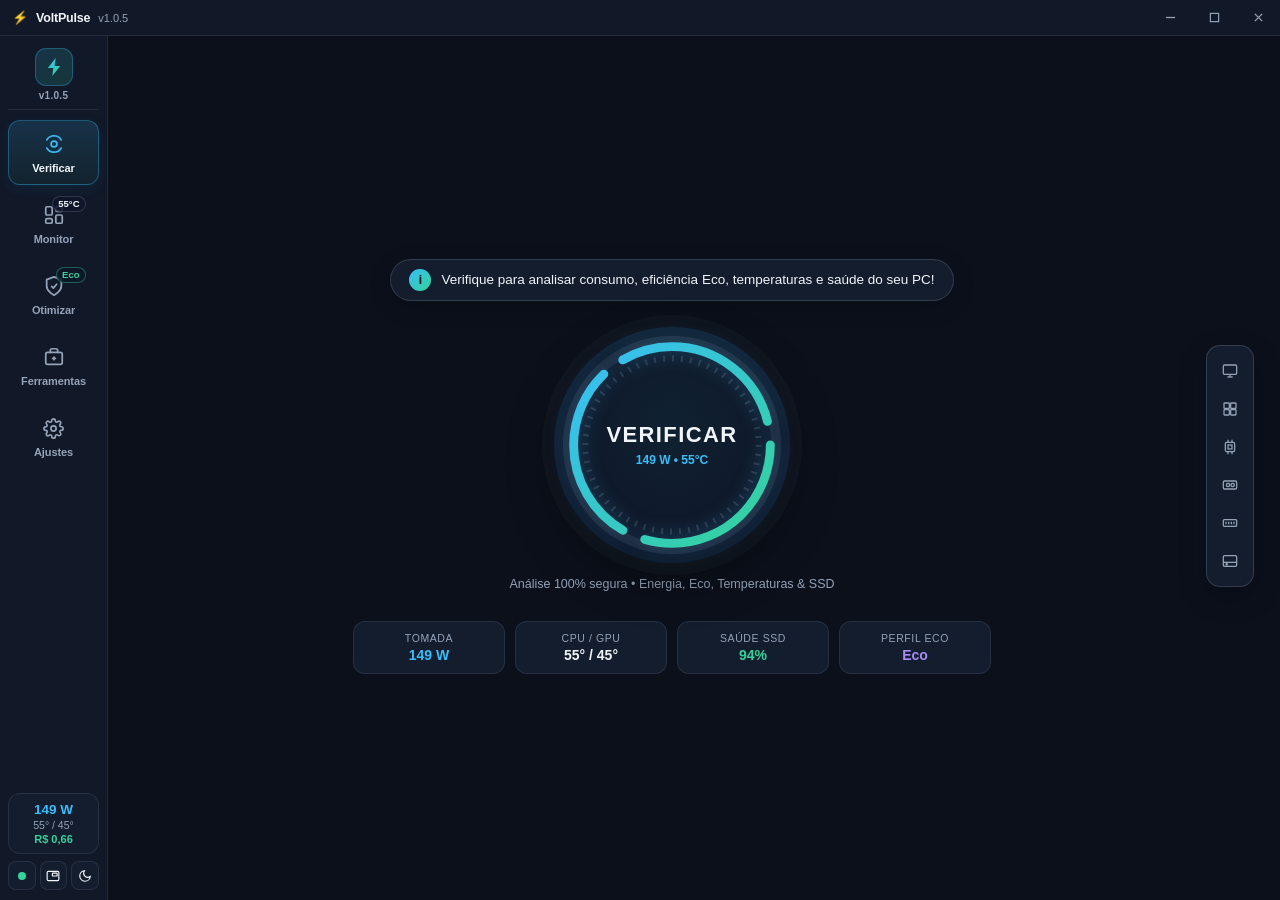
<file: ui/index.html>
<!DOCTYPE html>
<html lang="pt-BR" data-theme="dark">
<head>
  <meta charset="UTF-8" />
  <meta name="viewport" content="width=device-width, initial-scale=1.0" />
  <meta http-equiv="Content-Security-Policy" content="default-src 'self'; script-src 'self'; style-src 'self' 'unsafe-inline'; img-src 'self' data:; connect-src 'none'; object-src 'none'; base-uri 'none'; form-action 'none';" />
  <title>VoltPulse — PC Power, Voltage & Thermal Monitor</title>
  <link rel="stylesheet" href="styles.css" />
</head>
<body>
  <!-- SPLASH OVERLAY INTEGRADO (leve, animado, some automaticamente no 1o snapshot real) -->
  <div id="splashScreen" class="splash-screen">
    <div class="splash-card">
      <div class="splash-logo-ring">
        <svg viewBox="0 0 32 32" width="38" height="38" fill="none">
          <path d="M18.5 3L7 17.5h8L13.5 29 25 14.5h-8L18.5 3z" fill="url(#vpSplashGrad)" />
          <defs>
            <linearGradient id="vpSplashGrad" x1="7" y1="3" x2="25" y2="29" gradientUnits="userSpaceOnUse">
              <stop stop-color="#38BDF8"/>
              <stop offset="1" stop-color="#34D399"/>
            </linearGradient>
          </defs>
        </svg>
      </div>
      <div class="splash-title">VoltPulse</div>
      <div class="splash-sub" id="splashStatus">Detectando hardware e calibrando sensores...</div>
      <div class="splash-bar"><div class="splash-bar-fill" id="splashProgress"></div></div>
      <div class="splash-steps" id="splashSteps">
        <div class="splash-step active" id="stHw">● CPU, GPU, Placa-mãe &amp; RAM</div>
        <div class="splash-step" id="stSensors">○ Sensores de Energia, Voltagem &amp; Temperatura</div>
        <div class="splash-step" id="stDisks">○ Saúde S.M.A.R.T. de SSDs &amp; Discos</div>
      </div>
    </div>
  </div>

  <div class="app-frame">
    <!-- BARRA DE TITULO 100% INTEGRADA AO TEMA (Frameless Window) -->
    <div class="window-titlebar" id="windowTitlebar">
      <div class="titlebar-drag" id="titlebarDrag">
        <span class="titlebar-dot">⚡</span>
        <span class="titlebar-text">VoltPulse</span>
        <span class="titlebar-ver" id="titlebarVer">v1.0.0</span>
        <span class="titlebar-pill game hidden" id="titlebarGameBadge">🎮 Modo Jogo</span>
        <button class="titlebar-pill update hidden" id="titlebarUpdateBtn">↑ Nova versão disponível</button>
      </div>
      <div class="window-controls">
        <button class="win-btn" id="btnWinMin" title="Minimizar">
          <svg viewBox="0 0 12 12" width="11" height="11"><line x1="1" y1="6" x2="11" y2="6" stroke="currentColor" stroke-width="1.4"/></svg>
        </button>
        <button class="win-btn" id="btnWinMax" title="Maximizar / Restaurar">
          <svg id="winMaxIcon" viewBox="0 0 12 12" width="11" height="11"><rect x="1.5" y="1.5" width="9" height="9" fill="none" stroke="currentColor" stroke-width="1.3"/></svg>
        </button>
        <button class="win-btn close" id="btnWinClose" title="Fechar">
          <svg viewBox="0 0 12 12" width="11" height="11"><line x1="2" y1="2" x2="10" y2="10" stroke="currentColor" stroke-width="1.4"/><line x1="10" y1="2" x2="2" y2="10" stroke="currentColor" stroke-width="1.4"/></svg>
        </button>
      </div>
    </div>

    <div class="app-shell">
    <!-- SIDEBAR SLIM (Estilo Driver Booster × VoltPulse) -->
    <aside class="sidebar">
      <div class="brand-slim" title="VoltPulse">
        <div class="brand-logo">
          <svg viewBox="0 0 32 32" width="22" height="22" fill="none">
            <path d="M18.5 3L7 17.5h8L13.5 29 25 14.5h-8L18.5 3z" fill="url(#vpGrad)" />
            <defs>
              <linearGradient id="vpGrad" x1="7" y1="3" x2="25" y2="29" gradientUnits="userSpaceOnUse">
                <stop stop-color="#38BDF8"/>
                <stop offset="1" stop-color="#34D399"/>
              </linearGradient>
            </defs>
          </svg>
        </div>
        <div class="brand-ver" id="appVersionBadge">v1.0.0</div>
      </div>

      <nav class="nav-slim">
        <button class="nav-tile active" data-nav="scan" data-view="scan">
          <span class="nav-tile-icon">
            <svg viewBox="0 0 24 24" width="22" height="22" fill="none" stroke="currentColor" stroke-width="1.9" stroke-linecap="round">
              <path d="M12 3a9 9 0 0 1 7.79 4.5"/><path d="M19.79 16.5A9 9 0 0 1 4.21 16.5"/><path d="M4.21 7.5A9 9 0 0 1 12 3"/>
              <circle cx="12" cy="12" r="3.2"/>
            </svg>
          </span>
          <span class="nav-tile-lbl">Verificar</span>
        </button>

        <button class="nav-tile" data-nav="monitor" data-view="overview">
          <span class="nav-tile-icon">
            <svg viewBox="0 0 24 24" width="22" height="22" fill="none" stroke="currentColor" stroke-width="1.9" stroke-linecap="round" stroke-linejoin="round"><rect x="3" y="3" width="7" height="9" rx="1.5"/><rect x="14" y="3" width="7" height="5" rx="1.5"/><rect x="14" y="12" width="7" height="9" rx="1.5"/><rect x="3" y="16" width="7" height="5" rx="1.5"/></svg>
            <span class="tile-badge" id="navTempBadge">--°</span>
          </span>
          <span class="nav-tile-lbl">Monitor</span>
        </button>

        <button class="nav-tile" data-nav="tuning" data-view="tuning">
          <span class="nav-tile-icon">
            <svg viewBox="0 0 24 24" width="22" height="22" fill="none" stroke="currentColor" stroke-width="1.9" stroke-linecap="round" stroke-linejoin="round"><path d="M12 22s8-4 8-10V5l-8-3-8 3v7c0 6 8 10 8 10z"/><path d="M9.5 12.5l1.8 1.8 3.6-4.2"/></svg>
            <span class="tile-badge eco" id="navTuningBadge">Stock</span>
          </span>
          <span class="nav-tile-lbl">Otimizar</span>
        </button>

        <button class="nav-tile" data-nav="tools" data-view="tools">
          <span class="nav-tile-icon">
            <svg viewBox="0 0 24 24" width="22" height="22" fill="none" stroke="currentColor" stroke-width="1.9" stroke-linecap="round" stroke-linejoin="round"><rect x="3" y="7" width="18" height="13" rx="2"/><path d="M8 7V5a2 2 0 0 1 2-2h4a2 2 0 0 1 2 2v2"/><line x1="12" y1="12" x2="12" y2="15"/><line x1="10.5" y1="13.5" x2="13.5" y2="13.5"/></svg>
            <span class="tile-badge rec hidden" id="navSessionPill">REC</span>
          </span>
          <span class="nav-tile-lbl">Ferramentas</span>
        </button>

        <button class="nav-tile" data-nav="settings" data-view="settings">
          <span class="nav-tile-icon">
            <svg viewBox="0 0 24 24" width="21" height="21" fill="none" stroke="currentColor" stroke-width="1.9" stroke-linecap="round" stroke-linejoin="round"><circle cx="12" cy="12" r="3"/><path d="M19.4 15a1.65 1.65 0 0 0 .33 1.82l.06.06a2 2 0 1 1-2.83 2.83l-.06-.06a1.65 1.65 0 0 0-1.82-.33 1.65 1.65 0 0 0-1 1.51V21a2 2 0 1 1-4 0v-.09A1.65 1.65 0 0 0 9 19.4a1.65 1.65 0 0 0-1.82.33l-.06.06a2 2 0 1 1-2.83-2.83l.06-.06a1.65 1.65 0 0 0 .33-1.82 1.65 1.65 0 0 0-1.51-1H3a2 2 0 1 1 0-4h.09A1.65 1.65 0 0 0 4.6 9a1.65 1.65 0 0 0-.33-1.82l-.06-.06a2 2 0 1 1 2.83-2.83l.06.06a1.65 1.65 0 0 0 1.82.33H9a1.65 1.65 0 0 0 1-1.51V3a2 2 0 1 1 4 0v.09a1.65 1.65 0 0 0 1 1.51 1.65 1.65 0 0 0 1.82-.33l.06-.06a2 2 0 1 1 2.83 2.83l-.06.06a1.65 1.65 0 0 0-.33 1.82V9c.26.6.85 1 1.51 1H21a2 2 0 1 1 0 4h-.09a1.65 1.65 0 0 0-1.51 1z"/></svg>
          </span>
          <span class="nav-tile-lbl">Ajustes</span>
        </button>
      </nav>

      <!-- MINI LIVE TELEMETRY (Compact Slim Footer) -->
      <div class="sidebar-footer slim">
        <div class="mini-telemetry slim" data-goto="overview" title="Abrir Monitor ao Vivo">
          <div class="slim-watts cyan" id="sideWatts">-- W</div>
          <div class="slim-meta" id="sideTemps">--° / --°</div>
          <div class="slim-cost green" id="sideToday">--</div>
        </div>

        <div class="sidebar-actions slim">
          <button id="btnPause" class="icon-action-btn square" title="Pausar/Retomar leitura">
            <span class="status-dot live" id="liveDot"></span>
            <span id="btnPauseText" class="sr-only">Ao vivo</span>
          </button>
          <button id="btnOverlayToggle" class="icon-action-btn square" title="Mini Widget Flutuante (Overlay + FPS)">
            <svg viewBox="0 0 24 24" width="14" height="14" fill="none" stroke="currentColor" stroke-width="2"><rect x="2" y="4" width="20" height="16" rx="2"/><rect x="11" y="7" width="8" height="5" rx="1"/></svg>
          </button>
          <button id="btnThemeToggle" class="icon-action-btn square" title="Alternar Tema">
            <svg id="themeIcon" viewBox="0 0 24 24" width="14" height="14" fill="none" stroke="currentColor" stroke-width="2"><path d="M21 12.79A9 9 0 1 1 11.21 3 7 7 0 0 0 21 12.79z"/></svg>
          </button>
        </div>
      </div>
    </aside>

    <!-- MAIN CONTENT -->
    <main class="main" id="mainScroll">
      <!-- TOPBAR -->
      <header class="topbar" id="mainTopbar">
        <div>
          <h1 class="page-title" id="pageTitle">Verificar</h1>
          <div class="hw-strip" id="hwStrip">Detectando componentes do PC...</div>
        </div>
        <div class="topbar-right">
          <span class="badge badge-ok" id="badgeAdmin">Modo Admin</span>
          <span class="badge badge-muted" id="badgeLastUpdate">--:--:--</span>
        </div>
      </header>

      <!-- SUB-ABAS DO MONITOR (aparece nas telas de telemetria detalhada) -->
      <div class="monitor-subnav hidden" id="monitorSubnav">
        <button class="subtab-btn active" data-view="overview">📊 Visão Geral</button>
        <button class="subtab-btn" data-view="energy">⚡ Energia &amp; Custos</button>
        <button class="subtab-btn" data-view="thermals">🌡️ Temperaturas</button>
        <button class="subtab-btn" data-view="voltages">📈 Voltagens <span class="subtab-pill" id="navVoltCount">0</span></button>
        <button class="subtab-btn" data-view="disks">💾 Discos &amp; SSD <span class="subtab-pill" id="navDiskHealth">--%</span></button>
        <button class="subtab-btn" data-view="system">🌐 Sistema &amp; Rede</button>
      </div>

      <!-- ALERTS BANNER (admin / PawnIO) -->
      <div id="alertBanner" class="alert-banner hidden">
        <div class="alert-banner-text" id="alertBannerText"></div>
        <button class="btn btn-sm btn-accent" id="alertBannerAction"></button>
      </div>

      <!-- VIEW 0: VERIFICAR (Tela Hero Estilo Driver Booster × VoltPulse) -->
      <section class="view active" id="view-scan">
        <div class="scan-stage" id="scanHeroStage">
          <!-- Pílula de Status Superior -->
          <div class="scan-status-pill" id="scanBannerPill">
            <span class="scan-pill-ico" id="scanBannerIco">i</span>
            <span id="scanBannerText">Verifique para analisar consumo, eficiência, temperaturas e saúde do seu PC!</span>
          </div>

          <!-- Grande Botão Circular Animado (Estilo Driver Booster) -->
          <div class="scan-orb-wrap">
            <button type="button" class="scan-orb" id="btnRunScan" title="Clique para iniciar a verificação inteligente">
              <svg class="scan-orb-svg" viewBox="0 0 240 240">
                <defs>
                  <linearGradient id="scanRingGrad" x1="0%" y1="0%" x2="100%" y2="100%">
                    <stop offset="0%" stop-color="#38BDF8"/>
                    <stop offset="100%" stop-color="#34D399"/>
                  </linearGradient>
                  <linearGradient id="scanRingWarn" x1="0%" y1="0%" x2="100%" y2="100%">
                    <stop offset="0%" stop-color="#F59E0B"/>
                    <stop offset="100%" stop-color="#FB7185"/>
                  </linearGradient>
                </defs>
                <!-- Anel de fundo -->
                <circle cx="120" cy="120" r="106" fill="none" stroke="rgba(148,163,184,0.12)" stroke-width="10"/>
                <!-- Marcações radiais internas de precisão -->
                <circle cx="120" cy="120" r="88" fill="none" stroke="rgba(148,163,184,0.22)" stroke-width="6" stroke-dasharray="2 7.2"/>
                <!-- 3 Arcos segmentados principais (rotacionam durante a verificação) -->
                <g class="scan-arcs" id="scanArcsGroup">
                  <circle cx="120" cy="120" r="100" fill="none" stroke="url(#scanRingGrad)" stroke-width="9" stroke-linecap="round" stroke-dasharray="185 443" stroke-dashoffset="0"/>
                  <circle cx="120" cy="120" r="100" fill="none" stroke="url(#scanRingGrad)" stroke-width="9" stroke-linecap="round" stroke-dasharray="185 443" stroke-dashoffset="-209"/>
                  <circle cx="120" cy="120" r="100" fill="none" stroke="url(#scanRingGrad)" stroke-width="9" stroke-linecap="round" stroke-dasharray="185 443" stroke-dashoffset="-418"/>
                </g>
              </svg>
              <div class="scan-orb-core">
                <span class="scan-orb-label" id="scanOrbLabel">VERIFICAR</span>
                <span class="scan-orb-sub" id="scanOrbSub">-- W • --°C</span>
              </div>
            </button>
            <div class="scan-step-caption" id="scanStepCaption">Análise 100% segura • Energia, Eco, Temperaturas &amp; SSD</div>
          </div>

          <!-- Resumo Ao Vivo Discreto na Base -->
          <div class="scan-quick-strip">
            <button type="button" class="scan-qchip" data-goto="overview">
              <span class="qchip-lbl">Tomada</span>
              <strong class="cyan" id="scanQWatts">-- W</strong>
            </button>
            <button type="button" class="scan-qchip" data-goto="thermals">
              <span class="qchip-lbl">CPU / GPU</span>
              <strong id="scanQTemps">--° / --°</strong>
            </button>
            <button type="button" class="scan-qchip" data-goto="disks">
              <span class="qchip-lbl">Saúde SSD</span>
              <strong class="green" id="scanQDisk">--%</strong>
            </button>
            <button type="button" class="scan-qchip" data-goto="tuning">
              <span class="qchip-lbl">Perfil Eco</span>
              <strong class="purple" id="scanQProfile">Stock</strong>
            </button>
          </div>

          <!-- Barra Flutuante Direita de Hardware (Estilo Driver Booster) -->
          <div class="hw-dock" id="hwDock">
            <button type="button" class="hw-dock-btn" data-goto="overview" id="dockSys" title="Consumo &amp; Sistema">
              <svg viewBox="0 0 24 24" width="16" height="16" fill="none" stroke="currentColor" stroke-width="1.9"><rect x="2" y="3" width="20" height="14" rx="2"/><line x1="8" y1="21" x2="16" y2="21"/><line x1="12" y1="17" x2="12" y2="21"/></svg>
            </button>
            <button type="button" class="hw-dock-btn" data-goto="settings" id="dockWin" title="Windows Admin &amp; PawnIO">
              <svg viewBox="0 0 24 24" width="16" height="16" fill="none" stroke="currentColor" stroke-width="1.9"><rect x="3" y="3" width="8" height="8" rx="1"/><rect x="13" y="3" width="8" height="8" rx="1"/><rect x="3" y="13" width="8" height="8" rx="1"/><rect x="13" y="13" width="8" height="8" rx="1"/></svg>
            </button>
            <button type="button" class="hw-dock-btn" data-goto="thermals" id="dockCpu" title="Processador (CPU)">
              <svg viewBox="0 0 24 24" width="16" height="16" fill="none" stroke="currentColor" stroke-width="1.9"><rect x="5" y="5" width="14" height="14" rx="2"/><rect x="9" y="9" width="6" height="6"/><line x1="9" y1="1" x2="9" y2="5"/><line x1="15" y1="1" x2="15" y2="5"/><line x1="9" y1="19" x2="9" y2="23"/><line x1="15" y1="19" x2="15" y2="23"/></svg>
            </button>
            <button type="button" class="hw-dock-btn" data-goto="tuning" id="dockGpu" title="Placa de Vídeo (GPU)">
              <svg viewBox="0 0 24 24" width="16" height="16" fill="none" stroke="currentColor" stroke-width="1.9"><rect x="2" y="6" width="20" height="12" rx="2"/><circle cx="9" cy="12" r="2.5"/><circle cx="16" cy="12" r="2.5"/></svg>
            </button>
            <button type="button" class="hw-dock-btn" data-goto="system" id="dockRam" title="Memória RAM">
              <svg viewBox="0 0 24 24" width="16" height="16" fill="none" stroke="currentColor" stroke-width="1.9"><rect x="2" y="7" width="20" height="10" rx="1.5"/><line x1="6" y1="10" x2="6" y2="14"/><line x1="10" y1="10" x2="10" y2="14"/><line x1="14" y1="10" x2="14" y2="14"/><line x1="18" y1="10" x2="18" y2="14"/></svg>
            </button>
            <button type="button" class="hw-dock-btn" data-goto="disks" id="dockSsd" title="SSD &amp; Armazenamento">
              <svg viewBox="0 0 24 24" width="16" height="16" fill="none" stroke="currentColor" stroke-width="1.9"><rect x="2" y="4" width="20" height="16" rx="2"/><line x1="2" y1="14" x2="22" y2="14"/><circle cx="7" cy="17" r="1"/></svg>
            </button>
          </div>
        </div>

        <!-- Resultado da Verificação & Recomendações em 1 Clique -->
        <div class="scan-results hidden" id="scanResultsStage">
          <div class="card scan-res-hero">
            <div class="scan-score-ring">
              <svg viewBox="0 0 100 100" width="84" height="84">
                <circle cx="50" cy="50" r="42" fill="none" stroke="rgba(148,163,184,0.16)" stroke-width="8"/>
                <circle id="scanScoreArc" cx="50" cy="50" r="42" fill="none" stroke="#34D399" stroke-width="8" stroke-linecap="round" stroke-dasharray="264" stroke-dashoffset="264" transform="rotate(-90 50 50)"/>
              </svg>
              <div class="scan-score-num">
                <strong id="scanScoreVal">--</strong>
                <span>NOTA</span>
              </div>
            </div>
            <div class="scan-res-info">
              <h2 id="scanResTitle">Verificação concluída</h2>
              <p id="scanResSub">Analisamos seu consumo, eficiência Eco, temperaturas e saúde dos SSDs.</p>
              <div class="scan-ok-strip" id="scanOkStrip"></div>
            </div>
            <div class="scan-res-actions">
              <button type="button" class="btn btn-primary" id="btnApplyAllRecs">⚡ Otimizar Selecionados</button>
              <button type="button" class="btn btn-ghost btn-sm" id="btnBackToScan">← Voltar para Verificar</button>
              <button type="button" class="btn btn-ghost btn-sm" id="btnRescan">↻ Verificar Novamente</button>
            </div>
          </div>

          <div class="card">
            <div class="card-header">
              <div>
                <div class="card-title" id="scanListHeading">Sugestões para Menor Consumo &amp; Melhor Proteção</div>
                <div class="card-sub">Todas as otimizações usam exclusivamente APIs oficiais do Windows e drivers certificados (100% reversíveis)</div>
              </div>
              <span class="badge badge-ok" id="scanRecCountBadge">0 sugestões</span>
            </div>
            <div class="scan-recs-list" id="scanRecsList"></div>
          </div>
        </div>
      </section>

      <!-- VIEW 1: OVERVIEW -->
      <section class="view" id="view-overview">
        <!-- 4 KPI Cards -->
        <div class="kpi-grid">
          <div class="kpi-card accent-cyan">
            <div class="kpi-head">
              <span data-i18n="kpi_now">AGORA (TOMADA EST.)</span>
              <span class="kpi-chip cyan" id="kpiEffChip">85% PSU</span>
            </div>
            <div class="kpi-value" id="kpiNowWatts">-- W</div>
            <div class="kpi-sub" id="kpiNowSub">CPU --W • GPU --W • Base --W</div>
          </div>

          <div class="kpi-card accent-green">
            <div class="kpi-head">
              <span data-i18n="kpi_today">CONSUMO HOJE</span>
              <span class="kpi-chip green" id="kpiTodayHours">0m</span>
            </div>
            <div class="kpi-value" id="kpiTodayCost">--</div>
            <div class="kpi-sub" id="kpiTodaySub">-- kWh • Média --W • Pico --W</div>
          </div>

          <div class="kpi-card accent-purple">
            <div class="kpi-head">
              <span data-i18n="kpi_week">SEMANA (7 DIAS)</span>
              <span class="kpi-chip purple" id="kpiWeekDays">0d</span>
            </div>
            <div class="kpi-value" id="kpiWeekCost">--</div>
            <div class="kpi-sub" id="kpiWeekSub">-- kWh • Média -- kWh/dia</div>
          </div>

          <div class="kpi-card accent-amber">
            <div class="kpi-head">
              <span data-i18n="kpi_month">MÊS ATUAL</span>
              <span class="kpi-chip amber" data-i18n="kpi_proj">PROJEÇÃO</span>
            </div>
            <div class="kpi-value" id="kpiMonthCost">--</div>
            <div class="kpi-sub" id="kpiMonthSub">Proj. mês: --</div>
          </div>
        </div>

        <!-- 4 Radial Gauges -->
        <div class="gauge-grid">
          <div class="card gauge-card">
            <div class="gauge-wrap">
              <svg class="gauge-svg" viewBox="0 0 140 120">
                <path class="gauge-track" d="M 24 102 A 54 54 0 1 1 116 102" />
                <path class="gauge-fill" id="gCpuTempFill" d="M 24 102 A 54 54 0 1 1 116 102" />
              </svg>
              <div class="gauge-center">
                <div class="gauge-val" id="gCpuTempVal">--°C</div>
                <div class="gauge-tag" id="gCpuTempTag">CPU Temp</div>
              </div>
            </div>
            <div class="gauge-footer">
              <span id="gCpuLoad">Uso: --%</span>
              <span id="gCpuClock">-- MHz</span>
            </div>
          </div>

          <div class="card gauge-card">
            <div class="gauge-wrap">
              <svg class="gauge-svg" viewBox="0 0 140 120">
                <path class="gauge-track" d="M 24 102 A 54 54 0 1 1 116 102" />
                <path class="gauge-fill" id="gGpuTempFill" d="M 24 102 A 54 54 0 1 1 116 102" />
              </svg>
              <div class="gauge-center">
                <div class="gauge-val" id="gGpuTempVal">--°C</div>
                <div class="gauge-tag" id="gGpuTempTag">GPU Temp</div>
              </div>
            </div>
            <div class="gauge-footer">
              <span id="gGpuLoad">Uso: --%</span>
              <span id="gGpuWatts">-- W</span>
            </div>
          </div>

          <div class="card gauge-card">
            <div class="gauge-wrap">
              <svg class="gauge-svg" viewBox="0 0 140 120">
                <path class="gauge-track" d="M 24 102 A 54 54 0 1 1 116 102" />
                <path class="gauge-fill" id="gPowerFill" d="M 24 102 A 54 54 0 1 1 116 102" />
              </svg>
              <div class="gauge-center">
                <div class="gauge-val" id="gPowerVal">-- W</div>
                <div class="gauge-tag" data-i18n="gauge_power">Carga Tomada</div>
              </div>
            </div>
            <div class="gauge-footer">
              <span id="gPowerComp">Comp: -- W</span>
              <span id="gPowerHour">-- /h</span>
            </div>
          </div>

          <div class="card gauge-card">
            <div class="gauge-wrap">
              <svg class="gauge-svg" viewBox="0 0 140 120">
                <path class="gauge-track" d="M 24 102 A 54 54 0 1 1 116 102" />
                <path class="gauge-fill" id="gRamFill" d="M 24 102 A 54 54 0 1 1 116 102" />
              </svg>
              <div class="gauge-center">
                <div class="gauge-val" id="gRamVal">--%</div>
                <div class="gauge-tag" data-i18n="gauge_ram">Memória RAM</div>
              </div>
            </div>
            <div class="gauge-footer">
              <span id="gRamDetail">-- / -- GB</span>
              <span id="gFanQuick">Fan: --</span>
            </div>
          </div>
        </div>

        <!-- Notebook Battery Health Card (auto-oculto em PCs desktop) -->
        <div id="batteryCard" class="card battery-card hidden">
          <div class="card-header" style="margin-bottom:8px">
            <div>
              <div class="card-title">🔋 Bateria do Notebook &amp; Desgaste</div>
              <div class="card-sub" id="batStatusSub">Detectando bateria...</div>
            </div>
            <span class="badge badge-ok" id="batHealthBadge">Saúde: --%</span>
          </div>
          <div class="session-grid">
            <div class="sim-res-box"><span>Carga Atual</span><strong class="green" id="batChargePct">--%</strong><small id="batRemaining">--</small></div>
            <div class="sim-res-box"><span>Taxa / Tensão</span><strong class="cyan" id="batRate">-- W</strong><small id="batVolt">-- V</small></div>
            <div class="sim-res-box"><span>Capacidade Atual / Fábrica</span><strong id="batCaps">--</strong><small>mWh</small></div>
            <div class="sim-res-box"><span>Desgaste (Wear)</span><strong class="amber" id="batWear">--%</strong><small id="batHealthText">Saúde da bateria</small></div>
          </div>
        </div>

        <!-- 2 Live Charts -->
        <div class="charts-row">
          <div class="card chart-card">
            <div class="card-header">
              <div>
                <div class="card-title" data-i18n="chart_power_title">Potência em Tempo Real</div>
                <div class="card-sub" data-i18n="chart_power_sub">Passe o mouse para ver valores exatos</div>
              </div>
              <div class="legend">
                <span><i class="dot cyan"></i><span data-i18n="mini_wall">Tomada</span></span>
                <span><i class="dot green"></i>GPU</span>
                <span><i class="dot purple"></i>CPU</span>
              </div>
            </div>
            <div class="canvas-box">
              <canvas id="chartLivePower"></canvas>
            </div>
          </div>

          <div class="card chart-card">
            <div class="card-header">
              <div>
                <div class="card-title" data-i18n="chart_temp_title">Temperaturas em Tempo Real</div>
                <div class="card-sub" data-i18n="chart_temp_sub">Evolução térmica de CPU e GPU (°C)</div>
              </div>
              <div class="legend">
                <span><i class="dot amber"></i>CPU</span>
                <span><i class="dot rose"></i>GPU</span>
              </div>
            </div>
            <div class="canvas-box">
              <canvas id="chartLiveTemps"></canvas>
            </div>
          </div>
        </div>

        <!-- Bottom Overview Split -->
        <div class="bottom-row">
          <div class="card">
            <div class="card-header">
              <div>
                <div class="card-title" data-i18n="chart_7d_title">Consumo dos Últimos 7 Dias</div>
                <div class="card-sub" data-i18n="chart_7d_sub">Energia diária acumulada em kWh e custo estimado</div>
              </div>
              <button class="btn btn-ghost btn-sm" data-goto="energy" data-i18n="btn_details">Ver detalhes →</button>
            </div>
            <div class="canvas-box sm">
              <canvas id="chartOverviewBars"></canvas>
            </div>
          </div>

          <div class="card">
            <div class="card-header">
              <div>
                <div class="card-title" data-i18n="sensors_power_title">Sensores de Potência (W)</div>
                <div class="card-sub" data-i18n="sensors_power_sub">Leitura direta por componente</div>
              </div>
            </div>
            <div class="table-wrap compact">
              <table class="data-table">
                <thead>
                  <tr><th>Comp.</th><th>Sensor</th><th class="num">Atual</th><th class="num">Máx</th></tr>
                </thead>
                <tbody id="tblOverviewPower"></tbody>
              </table>
            </div>
          </div>
        </div>
      </section>

      <!-- VIEW 2: ENERGY & COSTS -->
      <section class="view" id="view-energy">
        <!-- Session / Game Meter -->
        <div class="card session-card">
          <div class="card-header" style="margin-bottom:10px">
            <div>
              <div class="card-title" data-i18n="session_title">Medidor de Sessão / Jogo</div>
              <div class="card-sub" data-i18n="session_sub">Meça exatamente quanto uma partida, render ou turno de trabalho gastou de energia</div>
            </div>
            <div class="btn-group">
              <input type="text" id="sessionNameInput" class="text-input" placeholder="Ex: Jogando / Trabalho" style="width:180px" />
              <button class="btn btn-primary btn-sm" id="btnToggleSession">▶ Iniciar Sessão</button>
            </div>
          </div>
          <div class="session-grid">
            <div class="sim-res-box"><span data-i18n="sess_dur">Duração</span><strong id="sessDur">00:00:00</strong><small id="sessMeta">Parado</small></div>
            <div class="sim-res-box"><span data-i18n="sess_energy">Energia Gasta</span><strong class="cyan" id="sessKwh">0,000 kWh</strong><small id="sessAvgW">Média 0 W</small></div>
            <div class="sim-res-box highlight"><span data-i18n="sess_cost">Custo da Sessão</span><strong class="green" id="sessCost">R$ 0,00</strong><small id="sessPeakW">Pico 0 W</small></div>
            <div class="sim-res-box"><span data-i18n="sess_peaks">Picos Térmicos</span><strong id="sessTemps">--° / --°</strong><small>CPU / GPU Máx</small></div>
          </div>
        </div>

        <!-- Hourly Today Chart -->
        <div class="card">
          <div class="card-header">
            <div>
              <div class="card-title" data-i18n="hourly_title">Consumo por Hora (Hoje 00h–23h)</div>
              <div class="card-sub" data-i18n="hourly_sub">Veja em quais horários do dia o PC mais consumiu energia</div>
            </div>
          </div>
          <div class="canvas-box sm">
            <canvas id="chartHourlyToday"></canvas>
          </div>
        </div>

        <div class="energy-top-grid">
          <div class="card">
            <div class="card-header">
              <div>
                <div class="card-title">Histórico de Consumo (14 dias)</div>
                <div class="card-sub">Passe o mouse nas barras para ver kWh, custo, média e pico</div>
              </div>
              <div class="btn-group">
                <button class="btn btn-ghost btn-sm" id="btnExportCsv">Exportar CSV</button>
                <button class="btn btn-ghost btn-sm" id="btnOpenFolder">Abrir pasta</button>
                <button class="btn btn-danger btn-sm" id="btnClearHistory">Zerar</button>
              </div>
            </div>
            <div class="canvas-box md">
              <canvas id="chartEnergy14Days"></canvas>
            </div>
          </div>

          <!-- Simulador de conta -->
          <div class="card simulator-card">
            <div class="card-header">
              <div>
                <div class="card-title">Simulador de Conta de Luz</div>
                <div class="card-sub">Com base no consumo atual/médio do seu PC</div>
              </div>
            </div>

            <div class="sim-controls">
              <div class="sim-field">
                <div class="sim-label-row">
                  <span>Horas de uso por dia</span>
                  <strong id="simHoursLabel">8 h/dia</strong>
                </div>
                <input type="range" id="simHours" min="1" max="24" value="8" />
              </div>

              <div class="sim-field">
                <div class="sim-label-row">
                  <span>Potência média simulada</span>
                  <strong id="simWattsLabel">150 W</strong>
                </div>
                <input type="range" id="simWatts" min="30" max="800" step="10" value="150" />
                <div class="sim-presets">
                  <button class="chip-btn" id="simUseCurrent">Usar atual</button>
                  <button class="chip-btn" id="simUseTodayAvg">Usar média de hoje</button>
                  <button class="chip-btn" data-simw="280">Jogando (~280W)</button>
                </div>
              </div>
            </div>

            <div class="sim-results">
              <div class="sim-res-box">
                <span>Por Dia</span>
                <strong id="simDayCost">--</strong>
                <small id="simDayKwh">-- kWh</small>
              </div>
              <div class="sim-res-box">
                <span>Por Semana</span>
                <strong id="simWeekCost">--</strong>
                <small id="simWeekKwh">-- kWh</small>
              </div>
              <div class="sim-res-box highlight">
                <span>Por Mês (30d)</span>
                <strong id="simMonthCost">--</strong>
                <small id="simMonthKwh">-- kWh</small>
              </div>
            </div>
          </div>
        </div>

        <!-- Relatório Mensal & Comparativo (Reset automático no dia 1) -->
        <div class="card">
          <div class="card-header">
            <div>
              <div class="card-title">📅 Relatório Mensal &amp; Comparativo (Mês a Mês)</div>
              <div class="card-sub">O contador do mês atual reinicia automaticamente no dia 1º — os meses encerrados ficam salvos aqui para comparação</div>
            </div>
            <div class="btn-group">
              <span class="badge badge-info" id="monthlyCycleBadge">Ciclo atual</span>
              <span class="badge badge-muted" id="monthlyDeltaBadge">1º mês</span>
              <button class="btn btn-ghost btn-sm" id="btnExportMonthlyCsv">📊 Exportar Mensal (CSV)</button>
            </div>
          </div>

          <div class="canvas-box md" style="margin-bottom:14px">
            <canvas id="chartEnergyMonthly"></canvas>
          </div>

          <div class="table-wrap">
            <table class="data-table">
              <thead>
                <tr>
                  <th>Mês</th>
                  <th>Dias</th>
                  <th>Horas Ligado</th>
                  <th class="num">Média / Pico</th>
                  <th class="num">Consumo (kWh)</th>
                  <th class="num">Custo</th>
                  <th class="num">vs Mês Anterior</th>
                </tr>
              </thead>
              <tbody id="tblMonthlyReports"></tbody>
            </table>
          </div>
        </div>

        <div class="card">
          <div class="card-header">
            <div>
              <div class="card-title">Registro Diário Completo</div>
              <div class="card-sub">Salvo automaticamente em CSV local</div>
            </div>
          </div>
          <div class="table-wrap">
            <table class="data-table">
              <thead>
                <tr>
                  <th>Data</th>
                  <th>Tempo Monitorado</th>
                  <th class="num">Média (W)</th>
                  <th class="num">Pico (W)</th>
                  <th class="num">Consumo (kWh)</th>
                  <th class="num">Custo Estimado</th>
                </tr>
              </thead>
              <tbody id="tblHistory"></tbody>
            </table>
          </div>
        </div>
      </section>

      <!-- VIEW 2B: SAFE ECO & UNDERVOLT TUNING -->
      <section class="view" id="view-tuning">
        <!-- Live Impact Strip (Antes vs Depois em tempo real) -->
        <div class="kpi-grid">
          <div class="kpi-card accent-cyan">
            <div class="kpi-head"><span>CONSUMO AGORA</span><span class="kpi-chip cyan" id="tunReasonChip">Manual</span></div>
            <div class="kpi-value" id="tunLiveWatts">-- W</div>
            <div class="kpi-sub" id="tunSavingsSub">Baseline Stock: coletando...</div>
          </div>
          <div class="kpi-card accent-green">
            <div class="kpi-head"><span>CPU VCORE / CLOCK</span><span class="kpi-chip green" id="tunEppChip">EPP 0</span></div>
            <div class="kpi-value" id="tunLiveVcore">-- V</div>
            <div class="kpi-sub" id="tunLiveClock">Clock: -- GHz</div>
          </div>
          <div class="kpi-card accent-amber">
            <div class="kpi-head"><span>TEMPERATURAS</span><span class="kpi-chip amber" id="tunThermalBadge">Normal</span></div>
            <div class="kpi-value" id="tunLiveTemps">--° / --°</div>
            <div class="kpi-sub">CPU / GPU em tempo real</div>
          </div>
          <div class="kpi-card accent-purple">
            <div class="kpi-head"><span>ECONOMIA ESTIMADA</span><span class="kpi-chip purple">8h/DIA</span></div>
            <div class="kpi-value" id="tunEstMonthlySave">--</div>
            <div class="kpi-sub" id="tunEstWattsSave">Ative Eco para comparar</div>
          </div>
        </div>

        <div class="card">
          <div class="card-header">
            <div>
              <div class="card-title">🛡️ Perfis Seguros de Eficiência &amp; Undervolt Térmico</div>
              <div class="card-sub">Usa exclusivamente limites certificados do Windows (powercfg / Speed Shift EPP) e drivers oficiais (AMD ADL / NVIDIA) — zero risco de BSOD</div>
            </div>
            <button class="btn btn-danger btn-sm" id="btnRestoreStock">↺ Restaurar Padrão de Fábrica</button>
          </div>

          <div class="tuning-profiles-grid">
            <button type="button" class="profile-card" id="profStock" data-prof="stock">
              <div class="prof-head"><span class="prof-ico">⚖️</span><strong>Padrão (Stock)</strong></div>
              <p>Configuração original de fábrica: CPU 100%, EPP 0 (desempenho máximo) e GPU 100% do Power Limit.</p>
              <span class="prof-meta">CPU 100% • EPP 0 • GPU 100%</span>
            </button>

            <button type="button" class="profile-card" id="profEco" data-prof="eco">
              <div class="prof-head"><span class="prof-ico">🌿</span><strong>Eco Inteligente</strong><span class="status-tag ok">Recomendado</span></div>
              <p>Speed Shift EPP 65 + Boost Eficiente + GPU -15%: derruba VCore, temperatura e 25–35% do consumo com alta fluidez.</p>
              <span class="prof-meta">CPU 99% • EPP 65 • GPU 85%</span>
            </button>

            <button type="button" class="profile-card" id="profUltra" data-prof="ultra_eco">
              <div class="prof-head"><span class="prof-ico">🤫</span><strong>Ultra Silencioso</strong></div>
              <p>EPP 90 + Boost Off + Resfriamento Passivo + GPU -25%: ideal para trabalho leve, estudos ou downloads (sem tocar em USB/PCIe).</p>
              <span class="prof-meta">CPU 85% • EPP 90 • Passivo • GPU 75%</span>
            </button>
          </div>

          <!-- Automações Inteligentes -->
          <div class="toggle-list" style="margin-top:14px">
            <label class="toggle-row">
              <input type="checkbox" id="chkAutoEcoOutsideGames" />
              <span>🎮 <strong>Eco fora de Jogos:</strong> manter em <em>Eco</em> no dia a dia e liberar <em>Stock (100%)</em> automaticamente ao abrir um jogo</span>
            </label>
            <div class="toggle-row" style="flex-wrap:wrap">
              <label style="display:flex;align-items:center;gap:10px;cursor:pointer">
                <input type="checkbox" id="chkAutoIdleEco" />
                <span>💤 <strong>Modo Idle (AFK):</strong> entrar em <em>Ultra Silencioso</em> após</span>
              </label>
              <input type="number" id="numIdleMins" class="text-input" min="2" max="120" value="10" style="width:68px;padding:4px 8px" />
              <span>min sem mexer no mouse/teclado (volta na hora ao mexer)</span>
            </div>
            <div class="toggle-row" style="flex-wrap:wrap">
              <label style="display:flex;align-items:center;gap:10px;cursor:pointer">
                <input type="checkbox" id="chkThermalGuard" />
                <span>🔥 <strong>Proteção Térmica (Thermal Guard):</strong> aplicar <em>Eco</em> automaticamente se CPU/GPU passar de</span>
              </label>
              <input type="number" id="numThermalGuardC" class="text-input" min="65" max="100" value="85" style="width:68px;padding:4px 8px" />
              <span>°C por 15s (restaura quando esfriar)</span>
            </div>
          </div>
        </div>

        <div class="two-col-grid">
          <div class="card">
            <div class="card-header">
              <div>
                <div class="card-title">Ajuste Fino Seguro (CPU &amp; GPU Dedicada)</div>
                <div class="card-sub">GPUs integradas são ignoradas automaticamente por segurança</div>
              </div>
              <span class="badge badge-ok" id="tuningGpuBadge">Verificando GPU...</span>
            </div>

            <div class="sim-controls">
              <div class="sim-field">
                <div class="sim-label-row">
                  <span>Estado Máximo da CPU (PowerCfg)</span>
                  <strong id="tunCpuPctLabel">100%</strong>
                </div>
                <input type="range" id="tunCpuPct" min="50" max="100" step="1" value="100" />
              </div>

              <div class="sim-field">
                <div class="sim-label-row">
                  <span>Speed Shift / CPPC EPP (0 = Máx Perf • 100 = Máx Eco)</span>
                  <strong id="tunCpuEppLabel">0</strong>
                </div>
                <input type="range" id="tunCpuEpp" min="0" max="100" step="5" value="0" />
              </div>

              <div class="sim-field">
                <div class="sim-label-row">
                  <span>Modo de Turbo Boost da CPU</span>
                </div>
                <select id="tunCpuBoost" class="select-input full">
                  <option value="2">Agressivo (Padrão de fábrica)</option>
                  <option value="3">Eficiente (Menor voltagem / temperatura)</option>
                  <option value="1">Habilitado (Normal)</option>
                  <option value="0">Desativado (Máxima economia térmica)</option>
                </select>
              </div>

              <div class="sim-field" id="tunGpuBox">
                <div class="sim-label-row">
                  <span>Power Limit GPU Dedicada (<span id="tunGpuName">--</span>)</span>
                  <strong id="tunGpuPctLabel">100%</strong>
                </div>
                <input type="range" id="tunGpuPct" min="70" max="100" step="5" value="100" />
                <div class="card-sub" id="tunGpuNote" style="margin-top:6px"></div>
              </div>

              <div class="toggle-list" style="margin-top:4px">
                <label class="toggle-row">
                  <input type="checkbox" id="chkTunPassive" />
                  <span>Política de Resfriamento Passiva (reduz clock/VCore antes de acelerar fans)</span>
                </label>
                <label class="toggle-row">
                  <input type="checkbox" id="chkTunAspm" />
                  <span>PCIe ASPM Economia Máxima (avançado — ⚠ pode causar quedas em mouses/periféricos sem fio USB)</span>
                </label>
              </div>
            </div>

            <div class="save-bar">
              <button class="btn btn-primary" id="btnApplyCustomTuning">Aplicar Ajuste Seguro</button>
              <span class="save-hint" id="tunLastMsg"></span>
            </div>
          </div>

          <div class="card">
            <div class="card-header">
              <div>
                <div class="card-title">⚡ Otimização do Próprio VoltPulse</div>
                <div class="card-sub">Projetado para gastar quase zero CPU, RAM, Disco e Energia</div>
              </div>
              <span class="badge badge-ok" id="appMemBadge">RAM: -- MB</span>
            </div>
            <ul class="eco-bullets">
              <li><strong>WebView2 Suspenso na Bandeja:</strong> ao fechar no <code>X</code>, congela o motor gráfico e devolve memória ao Windows.</li>
              <li><strong>EcoQoS (Eficiência Windows 11):</strong> roda em baixa prioridade nos núcleos de eficiência em segundo plano.</li>
              <li><strong>Polling Adaptativo:</strong> desacelera para 5s na bandeja e pausa leitura de processos até você reabrir a janela.</li>
              <li><strong>Proteção de SSD (-90% escritas):</strong> salva o histórico no disco a cada 3 minutos e automaticamente antes de desligar/suspender.</li>
              <li><strong>AMD ADL &amp; NVIDIA Oficiais:</strong> Power Limit aplicado apenas dentro da faixa certificada da VBIOS (nunca overclock, nunca em GPU integrada).</li>
              <li><strong>100% Reversível:</strong> nenhum registrador perigoso (MSR/VRM) é modificado; tudo volta ao padrão de fábrica com 1 clique ou ao sair.</li>
            </ul>
          </div>
        </div>
      </section>

      <!-- VIEW 3: THERMALS -->
      <section class="view" id="view-thermals">
        <div class="thermal-summary-grid" id="thermalCards"></div>

        <div class="card">
          <div class="card-header">
            <div>
              <div class="card-title">Todos os Sensores de Temperatura</div>
              <div class="card-sub">CPU, GPU, Placa-mãe e SSD/HD com status térmico</div>
            </div>
            <div class="filter-bar">
              <select id="filterTempCat" class="select-input">
                <option value="ALL">Todos os componentes</option>
                <option value="CPU">CPU</option>
                <option value="GPU">GPU</option>
                <option value="Placa-mãe">Placa-mãe</option>
                <option value="Armazenamento">Armazenamento</option>
              </select>
            </div>
          </div>
          <div class="table-wrap">
            <table class="data-table">
              <thead>
                <tr>
                  <th>Categoria</th>
                  <th>Hardware</th>
                  <th>Sensor</th>
                  <th>Nível Térmico</th>
                  <th class="num">Atual</th>
                  <th class="num">Mín</th>
                  <th class="num">Máx</th>
                  <th>Status</th>
                </tr>
              </thead>
              <tbody id="tblTemps"></tbody>
            </table>
          </div>
        </div>
      </section>

      <!-- VIEW 4: VOLTAGES -->
      <section class="view" id="view-voltages">
        <div class="volt-rails-grid" id="voltHighlights"></div>

        <div class="card">
          <div class="card-header">
            <div>
              <div class="card-title">Monitor Completo de Voltagens (V)</div>
              <div class="card-sub">Trilhas da placa-mãe (+12V, +5V, +3.3V, VCore), VIDs da CPU e tensão da GPU</div>
            </div>
            <div class="filter-bar">
              <input type="text" id="searchVoltage" class="text-input" placeholder="Buscar sensor..." />
              <select id="filterVoltCat" class="select-input">
                <option value="ALL">Todos os componentes</option>
                <option value="Placa-mãe">Placa-mãe</option>
                <option value="CPU">CPU</option>
                <option value="GPU">GPU</option>
                <option value="Memória">Memória</option>
                <option value="Fonte (PSU)">Fonte (PSU)</option>
              </select>
            </div>
          </div>
          <div class="table-wrap">
            <table class="data-table">
              <thead>
                <tr>
                  <th>Categoria</th>
                  <th>Hardware</th>
                  <th>Sensor</th>
                  <th class="num">Atual (V)</th>
                  <th class="num">Mín (V)</th>
                  <th class="num">Máx (V)</th>
                  <th class="num">Oscilação (Δ)</th>
                </tr>
              </thead>
              <tbody id="tblVoltages"></tbody>
            </table>
          </div>
        </div>
      </section>

      <!-- VIEW 4B: DISKS & SSD HEALTH -->
      <section class="view" id="view-disks">
        <div class="disks-list" id="disksContainer">
          <div class="card muted">Carregando saúde S.M.A.R.T. dos discos...</div>
        </div>
      </section>

      <!-- VIEW 5: SYSTEM & FANS -->
      <section class="view" id="view-system">
        <div class="sys-specs-grid" id="sysSpecsGrid"></div>

        <div class="card">
          <div class="card-header">
            <div>
              <div class="card-title" data-i18n="net_title">Tráfego de Rede em Tempo Real</div>
              <div class="card-sub" id="netActiveSub">Velocidade atual de download e upload</div>
            </div>
            <div class="net-badges">
              <span class="badge badge-ok" id="netDownBadge">↓ 0 KB/s</span>
              <span class="badge badge-muted" id="netUpBadge">↑ 0 KB/s</span>
            </div>
          </div>
          <div class="table-wrap compact">
            <table class="data-table">
              <thead>
                <tr><th>Adaptador</th><th class="num">Download</th><th class="num">Upload</th><th class="num">Total Baixado</th><th class="num">Total Enviado</th></tr>
              </thead>
              <tbody id="tblNetwork"></tbody>
            </table>
          </div>
        </div>

        <div class="card">
          <div class="card-header">
            <div>
              <div class="card-title">🔍 Top Processos (Quem está puxando energia agora)</div>
              <div class="card-sub">Programas com maior uso de CPU e Memória RAM em tempo real</div>
            </div>
          </div>
          <div class="table-wrap compact">
            <table class="data-table">
              <thead>
                <tr><th>Processo</th><th>Uso CPU</th><th class="num">CPU (%)</th><th class="num">Memória RAM</th></tr>
              </thead>
              <tbody id="tblTopProcesses"></tbody>
            </table>
          </div>
        </div>

        <div class="two-col-grid">
          <div class="card">
            <div class="card-header">
              <div>
                <div class="card-title">Ventoinhas &amp; Curvas (RPM / %)</div>
                <div class="card-sub">Velocidade atual das fans detectadas</div>
              </div>
            </div>
            <div class="table-wrap">
              <table class="data-table">
                <thead>
                  <tr><th>Comp.</th><th>Sensor</th><th class="num">Atual</th><th class="num">Máx</th></tr>
                </thead>
                <tbody id="tblFans"></tbody>
              </table>
            </div>
          </div>

          <div class="card">
            <div class="card-header">
              <div>
                <div class="card-title">Clocks (MHz) &amp; Cargas (%)</div>
                <div class="card-sub">Frequências e utilização em tempo real</div>
              </div>
            </div>
            <div class="table-wrap">
              <table class="data-table">
                <thead>
                  <tr><th>Comp.</th><th>Sensor</th><th class="num">Atual</th><th class="num">Máx</th></tr>
                </thead>
                <tbody id="tblClocksLoads"></tbody>
              </table>
            </div>
          </div>
        </div>
      </section>

      <!-- VIEW 5B: FERRAMENTAS (Toolbox Estilo Driver Booster) -->
      <section class="view" id="view-tools">
        <div class="tools-grid">
          <div class="card tool-card">
            <div class="tool-ico cyan">📌</div>
            <div class="tool-body">
              <div class="tool-head">
                <strong>Mini Widget Flutuante (HUD + FPS)</strong>
                <span class="badge badge-muted" id="toolOverlayStatus">Desativado</span>
              </div>
              <p>Barra compacta sempre no topo com FPS seguro (ETW), Watts, CPU, GPU e RAM. Clique direito no widget para alternar <strong>Vertical</strong>, <strong>Auto-ocultar</strong> ou <strong>Transparência</strong>.</p>
              <button type="button" class="btn btn-primary btn-sm" id="btnToolOverlay">Ativar / Ocultar Mini Widget</button>
            </div>
          </div>

          <div class="card tool-card">
            <div class="tool-ico green">🎮</div>
            <div class="tool-body">
              <div class="tool-head">
                <strong>Medidor de Sessão / Jogo</strong>
                <span class="badge badge-muted" id="toolSessStatus">Parado</span>
              </div>
              <p>Calcule exatamente quanto uma partida, renderização ou turno de trabalho custou em Reais, kWh e pico térmico.</p>
              <button type="button" class="btn btn-ghost btn-sm" data-goto="energy">Abrir Medidor →</button>
            </div>
          </div>

          <div class="card tool-card">
            <div class="tool-ico amber">🧮</div>
            <div class="tool-body">
              <div class="tool-head">
                <strong>Simulador de Conta de Luz</strong>
                <span class="badge badge-ok" id="toolTariffBadge">-- /kWh</span>
              </div>
              <p>Simule quantos Reais seu PC gasta por dia, semana e mês ajustando horas de uso e potência média.</p>
              <button type="button" class="btn btn-ghost btn-sm" data-goto="energy">Abrir Simulador →</button>
            </div>
          </div>

          <div class="card tool-card">
            <div class="tool-ico purple">📊</div>
            <div class="tool-body">
              <div class="tool-head">
                <strong>Exportar Histórico (CSV)</strong>
                <span class="badge badge-muted">Excel / Planilhas</span>
              </div>
              <p>Exporte todos os registros diários de consumo em kWh, custo, média e pico de Watts para abrir no Excel.</p>
              <div class="btn-group">
                <button type="button" class="btn btn-ghost btn-sm" id="btnToolExportCsv">Exportar CSV</button>
                <button type="button" class="btn btn-ghost btn-sm" id="btnToolOpenFolder">Abrir Pasta</button>
              </div>
            </div>
          </div>

          <div class="card tool-card">
            <div class="tool-ico cyan">🔌</div>
            <div class="tool-body">
              <div class="tool-head">
                <strong>API JSON Local</strong>
                <span class="badge badge-muted" id="toolApiStatus">Desativada</span>
              </div>
              <p>Integre a telemetria ao vivo do VoltPulse (Watts, Temps, FPS) com <strong>Home Assistant</strong> ou <strong>Stream Deck</strong>.</p>
              <button type="button" class="btn btn-ghost btn-sm" id="btnToolToggleApi">Ativar / Desativar API</button>
            </div>
          </div>

          <div class="card tool-card">
            <div class="tool-ico cyan">🖱️</div>
            <div class="tool-body">
              <div class="tool-head">
                <strong>Blindagem USB &amp; Mouse Sem Fio (Anti-Quedas)</strong>
                <span class="badge badge-ok" id="toolUsbStatus">Pronto</span>
              </div>
              <p>Desativa suspensão seletiva USB, desligamento automático dos Hubs/Receptores USB, PCIe ASPM e varredura agressiva de Wi-Fi 2,4 GHz para eliminar travamentos em jogos.</p>
              <button type="button" class="btn btn-primary btn-sm" id="btnToolUsbShield">🛡️ Blindar USB &amp; Mouse Agora</button>
            </div>
          </div>

          <div class="card tool-card">
            <div class="tool-ico green">🩺</div>
            <div class="tool-body">
              <div class="tool-head">
                <strong>Diagnóstico, PawnIO &amp; Atualizações</strong>
                <span class="badge badge-ok" id="toolPawnStatus">Verificando</span>
              </div>
              <p>Confira privilégios de Administrador, driver assinado PawnIO e busque novas versões oficiais no GitHub.</p>
              <div class="btn-group">
                <button type="button" class="btn btn-primary btn-sm" id="btnToolCheckUpd">🔄 Verificar Atualizações</button>
                <button type="button" class="btn btn-ghost btn-sm" id="btnToolShowReleaseNotes">📋 Ver Novidades</button>
                <button type="button" class="btn btn-ghost btn-sm" id="btnToolInstallDeps">Verificar PawnIO</button>
              </div>
            </div>
          </div>
        </div>
      </section>

      <!-- VIEW 6: SETTINGS -->
      <section class="view" id="view-settings">
        <div class="settings-grid">
          <div class="card">
            <div class="card-header">
              <div>
                <div class="card-title" data-i18n="set_energy_title">Tarifa, Moeda &amp; Estimativa na Tomada</div>
                <div class="card-sub" data-i18n="set_energy_sub">Adapte automaticamente à moeda do seu país ou personalize</div>
              </div>
              <button class="btn btn-ghost btn-sm" id="btnAutoLocale" data-i18n="btn_auto_locale">Auto-detectar do Windows</button>
            </div>

            <div class="form-grid">
              <label class="form-field">
                <span>País / Moeda (Presets globais)</span>
                <select id="setCurrencyPreset" class="select-input full"></select>
              </label>

              <label class="form-field">
                <span>Símbolo da moeda (customizável)</span>
                <input type="text" id="setCurrency" maxlength="6" placeholder="R$" />
              </label>

              <label class="form-field" style="grid-column:span 2">
                <span>Tarifa de energia elétrica (por kWh)</span>
                <input type="number" id="setTariff" step="0.01" min="0.001" max="5000" />
              </label>

              <label class="form-field" style="grid-column:span 2">
                <span>Eficiência da fonte PSU (%)</span>
                <input type="number" id="setPsuEff" step="1" min="50" max="99" />
                <div class="preset-row">
                  <button type="button" class="chip-btn" data-set-eff="80">80+ White (80%)</button>
                  <button type="button" class="chip-btn" data-set-eff="85">Bronze (85%)</button>
                  <button type="button" class="chip-btn" data-set-eff="90">Gold (90%)</button>
                  <button type="button" class="chip-btn" data-set-eff="92">Platinum (92%)</button>
                </div>
              </label>

              <label class="form-field" style="grid-column:span 2">
                <span>Consumo base extra (W) — Placa-mãe, RAM, SSD, fans, monitor</span>
                <input type="number" id="setBaseWatts" step="5" min="0" max="500" />
                <div class="preset-row">
                  <button type="button" class="chip-btn" data-set-base="30">Só Gabinete (30W)</button>
                  <button type="button" class="chip-btn" data-set-base="60">+1 Monitor (60W)</button>
                  <button type="button" class="chip-btn" data-set-base="90">+2 Monitores (90W)</button>
                </div>
              </label>
            </div>

            <div class="formula-box">
              <strong>Fórmula:</strong> Wall (W) = (CPU + GPU + Sensors + Base) ÷ (PSU Efficiency ÷ 100)
            </div>
          </div>

          <div class="card">
            <div class="card-header">
              <div>
                <div class="card-title" data-i18n="set_behav_title">Alertas, Idioma &amp; Comportamento</div>
                <div class="card-sub" data-i18n="set_behav_sub">Personalize limites térmicos, tema, idioma e inicialização</div>
              </div>
            </div>

            <div class="form-grid">
              <label class="form-field">
                <span>Temperatura de Atenção (°C)</span>
                <input type="number" id="setTempWarn" step="1" min="40" max="100" />
              </label>

              <label class="form-field">
                <span>Temperatura Crítica (°C)</span>
                <input type="number" id="setTempCrit" step="1" min="50" max="110" />
              </label>

              <label class="form-field" style="grid-column:span 1">
                <span>Intervalo de leitura (s)</span>
                <input type="number" id="setInterval" step="1" min="1" max="30" />
              </label>

              <label class="form-field" style="grid-column:span 2">
                <span>Tema visual / Theme</span>
                <div class="theme-picker" id="themePicker">
                  <button type="button" class="theme-swatch" data-theme-val="dark"><span class="sw-dot" style="background:linear-gradient(135deg,#0f172a,#38bdf8)"></span>Dark Slate</button>
                  <button type="button" class="theme-swatch" data-theme-val="midnight"><span class="sw-dot" style="background:linear-gradient(135deg,#05070b,#22d3ee)"></span>OLED Midnight</button>
                  <button type="button" class="theme-swatch" data-theme-val="cyberpunk"><span class="sw-dot" style="background:linear-gradient(135deg,#130724,#f43f5e)"></span>Cyber Neon</button>
                  <button type="button" class="theme-swatch" data-theme-val="emerald"><span class="sw-dot" style="background:linear-gradient(135deg,#071612,#10b981)"></span>Emerald</button>
                  <button type="button" class="theme-swatch" data-theme-val="amber"><span class="sw-dot" style="background:linear-gradient(135deg,#17120e,#f59e0b)"></span>Sunset Carbon</button>
                  <button type="button" class="theme-swatch" data-theme-val="light"><span class="sw-dot" style="background:linear-gradient(135deg,#f8fafc,#0284c7)"></span>Clean Light</button>
                </div>
                <select id="setTheme" class="hidden">
                  <option value="dark">Dark Slate</option>
                  <option value="midnight">OLED Midnight</option>
                  <option value="cyberpunk">Cyber Neon</option>
                  <option value="emerald">Forest Emerald</option>
                  <option value="amber">Sunset Carbon</option>
                  <option value="light">Clean Light</option>
                </select>
              </label>

              <label class="form-field" style="grid-column:span 1">
                <span>Tela inicial ao abrir</span>
                <select id="setStartView" class="select-input full">
                  <option value="scan">🔍 Verificar (Recomendado)</option>
                  <option value="monitor">📊 Monitor (Dashboard)</option>
                </select>
              </label>

              <label class="form-field" style="grid-column:span 1">
                <span>Idioma / Language</span>
                <select id="setLang" class="select-input full"></select>
              </label>

              <label class="form-field" style="grid-column:span 1">
                <span>Ícone na Bandeja (Tray)</span>
                <select id="setTrayMode" class="select-input full">
                  <option value="logo">⚡ Logo VoltPulse</option>
                  <option value="cpu_temp">🌡️ Temperatura CPU (°C)</option>
                  <option value="watts">🔌 Potência Atual (W)</option>
                </select>
              </label>

              <label class="form-field" style="grid-column:span 1">
                <span>Meta mensal — alerta (0 = off)</span>
                <input type="number" id="setBudget" step="5" min="0" max="1000000" />
              </label>

              <label class="form-field" style="grid-column:span 1">
                <span>Porta API Local (Home Assistant / Stream Deck)</span>
                <input type="number" id="setApiPort" step="1" min="1024" max="65535" />
              </label>
            </div>

            <div class="toggle-list">
              <label class="toggle-row">
                <input type="checkbox" id="setAutoGame" />
                <span>🎮 Modo Jogo Automático — inicia medição de sessão e silencia avisos ao abrir jogos</span>
              </label>
              <label class="toggle-row">
                <input type="checkbox" id="setAutoOverlayGame" />
                <span>🖥️ Abrir Mini Widget Flutuante (Overlay) automaticamente durante jogos</span>
              </label>
              <label class="toggle-row">
                <input type="checkbox" id="setQuietStart" />
                <span>🤫 Modo Quieto em segundo plano (sem balões ao iniciar ou minimizar na bandeja)</span>
              </label>
              <label class="toggle-row">
                <input type="checkbox" id="setAlerts" />
                <span>🔔 Alertas do Windows (temperatura crítica, voltagem ATX ±5% e meta mensal)</span>
              </label>
              <label class="toggle-row">
                <input type="checkbox" id="setShowOverlay" />
                <span>📌 Exibir Mini Widget Flutuante (Overlay sempre no topo)</span>
              </label>
              <label class="toggle-row">
                <input type="checkbox" id="setMinTray" />
                <span>Minimizar para a bandeja do sistema ao fechar (X)</span>
              </label>
              <label class="toggle-row">
                <input type="checkbox" id="setStartWin" />
                <span>Iniciar junto com o Windows sem pop-up UAC (Agendador de Tarefas)</span>
              </label>
              <label class="toggle-row">
                <input type="checkbox" id="setLocalApi" />
                <span>🔌 Ativar API JSON Local (<code id="apiUrlHint">http://127.0.0.1:48731/api/telemetry</code>)</span>
              </label>
              <label class="toggle-row">
                <input type="checkbox" id="setAutoUpdates" />
                <span>🔄 Verificar atualizações automaticamente no GitHub</span>
              </label>
              <label class="toggle-row">
                <input type="checkbox" id="setRestoreStockExit" />
                <span>🛡️ Restaurar perfil de energia padrão (Stock) ao encerrar o VoltPulse</span>
              </label>
              <label class="toggle-row">
                <input type="checkbox" id="setUltraLowBg" />
                <span>🍃 Modo Ultra-Leve na bandeja (suspende WebView2, EcoQoS e reduz escritas no SSD)</span>
              </label>
            </div>

            <div class="save-bar">
              <button class="btn btn-primary" id="btnSaveSettings" data-i18n="btn_save">Salvar Configurações</button>
              <span class="save-hint" id="saveHint"></span>
            </div>
          </div>
        </div>

        <div class="card diag-card">
          <div class="card-header">
            <div>
              <div class="card-title">Diagnóstico &amp; Sobre o VoltPulse</div>
              <div class="card-sub">Informações úteis para suporte e uso open-source</div>
            </div>
          </div>
          <div class="diag-grid">
            <div><span class="muted">Privilégios:</span> <strong id="diagAdmin">--</strong></div>
            <div><span class="muted">Driver PawnIO:</span> <strong id="diagPawn">--</strong></div>
            <div><span class="muted">Pasta de dados:</span> <code id="diagDataDir">--</code></div>
            <div>
              <button class="btn btn-primary btn-sm" id="btnCheckUpdates">🔄 Verificar Atualizações</button>
              <button class="btn btn-ghost btn-sm" id="btnInstallDeps">Instalar / Verificar Dependências</button>
              <button class="btn btn-ghost btn-sm" id="btnPawnLink">Site PawnIO ↗</button>
            </div>
          </div>
        </div>
      </section>
    </main>
    </div>
  </div>

  <!-- TOOLTIP FLUTUANTE PARA GRÁFICOS -->
  <div id="chartTooltip" class="chart-tooltip hidden"></div>

  <!-- MODAL DE CONFIRMAÇÃO -->
  <div id="confirmModal" class="modal-backdrop hidden">
    <div class="modal-card">
      <h3 id="modalTitle">Confirmar ação</h3>
      <p id="modalBody">Tem certeza?</p>
      <div class="modal-actions">
        <button class="btn btn-ghost" id="modalCancel">Cancelar</button>
        <button class="btn btn-danger" id="modalConfirm">Confirmar</button>
      </div>
    </div>
  </div>

  <!-- MODAL DE NOVIDADES DA VERSÃO (Exibido automaticamente após cada atualização) -->
  <div id="releaseNotesModal" class="modal-backdrop hidden">
    <div class="modal-card release-modal-card">
      <div class="rn-header">
        <div class="rn-badge-row">
          <span class="badge badge-ok" id="rnVersionBadge">v1.0.5</span>
          <span class="rn-upgrade-tag hidden" id="rnUpgradeTag">Atualizado</span>
        </div>
        <button type="button" class="rn-close-btn" id="btnRnClose" title="Fechar">✕</button>
      </div>
      <h3 id="rnTitle">🎉 Novidades do VoltPulse</h3>
      <p class="rn-sub" id="rnSubtitle">Confira o que há de novo nesta atualização:</p>
      <ul class="rn-list" id="rnList"></ul>
      <div class="modal-actions rn-actions">
        <button type="button" class="btn btn-ghost btn-sm" id="btnRnGitHub">Ver Release no GitHub ↗</button>
        <button type="button" class="btn btn-primary" id="btnRnAck">Entendi, continuar ✓</button>
      </div>
    </div>
  </div>

  <!-- TOAST -->
  <div id="toast" class="toast hidden"></div>

  <script src="i18n.js"></script>
  <script src="app.js"></script>
</body>
</html>
</file>
<file: ui/styles.css>
:root {
  --bg: #0b101b;
  --bg-elev: #111827;
  --card: #141d2e;
  --card-hover: #192438;
  --border: rgba(148, 163, 184, 0.14);
  --border-strong: rgba(148, 163, 184, 0.24);
  --text: #f1f5f9;
  --text-muted: #94a3b8;
  --text-dim: #64748b;

  --cyan: #38bdf8;
  --green: #34d399;
  --purple: #a78bfa;
  --amber: #fbbf24;
  --rose: #fb7185;
  --red: #f87171;

  --shadow: 0 8px 24px rgba(0, 0, 0, 0.28);
  --radius: 14px;
}

[data-theme="midnight"] {
  --bg: #04060a;
  --bg-elev: #080c14;
  --card: #0c121e;
  --card-hover: #121a2a;
  --border: rgba(56, 189, 248, 0.14);
  --border-strong: rgba(56, 189, 248, 0.28);
  --text: #f8fafc;
  --text-muted: #94a3b8;
  --cyan: #22d3ee;
  --green: #10b981;
  --purple: #c084fc;
  --amber: #f59e0b;
  --rose: #fb7185;
}

[data-theme="cyberpunk"] {
  --bg: #0d061a;
  --bg-elev: #130926;
  --card: #1a0e33;
  --card-hover: #241446;
  --border: rgba(244, 63, 94, 0.20);
  --border-strong: rgba(34, 211, 238, 0.36);
  --text: #fdf4ff;
  --text-muted: #c4b5fd;
  --cyan: #22d3ee;
  --green: #34d399;
  --purple: #e879f9;
  --amber: #facc15;
  --rose: #f43f5e;
}

[data-theme="emerald"] {
  --bg: #06130f;
  --bg-elev: #0a1d17;
  --card: #0f2720;
  --card-hover: #15332a;
  --border: rgba(52, 211, 153, 0.18);
  --border-strong: rgba(52, 211, 153, 0.34);
  --text: #ecfdf5;
  --text-muted: #86efac;
  --cyan: #2dd4bf;
  --green: #34d399;
  --purple: #a7f3d0;
  --amber: #fbbf24;
  --rose: #fb7185;
}

[data-theme="amber"] {
  --bg: #120f0d;
  --bg-elev: #1a1512;
  --card: #221b17;
  --card-hover: #2d241e;
  --border: rgba(245, 158, 11, 0.18);
  --border-strong: rgba(245, 158, 11, 0.35);
  --text: #fffbeb;
  --text-muted: #d6c5b3;
  --cyan: #fb923c;
  --green: #4ade80;
  --purple: #f472b6;
  --amber: #fbbf24;
  --rose: #ef4444;
}

[data-theme="light"] {
  --bg: #f1f5f9;
  --bg-elev: #ffffff;
  --card: #ffffff;
  --card-hover: #f8fafc;
  --border: rgba(15, 23, 42, 0.09);
  --border-strong: rgba(15, 23, 42, 0.18);
  --text: #0f172a;
  --text-muted: #475569;
  --text-dim: #64748b;
  --cyan: #0284c7;
  --green: #059669;
  --purple: #7c3aed;
  --amber: #d97706;
  --rose: #e11d48;
  --red: #dc2626;
  --shadow: 0 4px 16px rgba(15, 23, 42, 0.07);
}

* {
  box-sizing: border-box;
  margin: 0;
  padding: 0;
}

html, body {
  height: 100%;
  font-family: "Segoe UI", -apple-system, BlinkMacSystemFont, Roboto, sans-serif;
  background: var(--bg);
  color: var(--text);
  font-size: 13.5px;
  -webkit-font-smoothing: antialiased;
  user-select: none;
  overflow: hidden;
}

.app-frame {
  display: flex;
  flex-direction: column;
  height: 100vh;
  width: 100vw;
  overflow: hidden;
  background: var(--bg);
}

/* CUSTOM FRAMELESS TITLEBAR (THEMED) */
.window-titlebar {
  height: 36px;
  flex: 0 0 36px;
  display: flex;
  align-items: center;
  justify-content: space-between;
  background: var(--bg-elev);
  border-bottom: 1px solid var(--border);
  padding-left: 12px;
  user-select: none;
}

.titlebar-drag {
  flex: 1;
  height: 100%;
  display: flex;
  align-items: center;
  gap: 8px;
  cursor: default;
  min-width: 0;
}

.titlebar-dot {
  font-size: 13px;
  color: var(--cyan);
}

.titlebar-text {
  font-size: 12.5px;
  font-weight: 700;
  letter-spacing: -0.2px;
  color: var(--text);
}

.titlebar-ver {
  font-size: 11px;
  color: var(--text-muted);
}

.titlebar-pill {
  font-size: 11px;
  font-weight: 600;
  padding: 2px 9px;
  border-radius: 99px;
  border: 1px solid transparent;
  margin-left: 6px;
}

.titlebar-pill.game {
  background: rgba(167, 139, 250, 0.18);
  border-color: rgba(167, 139, 250, 0.45);
  color: var(--purple);
}

.titlebar-pill.update {
  background: rgba(52, 211, 153, 0.16);
  border-color: rgba(52, 211, 153, 0.45);
  color: var(--green);
  cursor: pointer;
}

.titlebar-pill.update:hover {
  background: rgba(52, 211, 153, 0.28);
}

.window-controls {
  display: flex;
  height: 100%;
}

.win-btn {
  width: 44px;
  height: 100%;
  border: none;
  background: transparent;
  color: var(--text-muted);
  display: grid;
  place-items: center;
  cursor: pointer;
  transition: background 0.12s ease, color 0.12s ease;
}

.win-btn:hover {
  background: rgba(148, 163, 184, 0.14);
  color: var(--text);
}

.win-btn.close:hover {
  background: #e11d48;
  color: #ffffff;
}

.app-shell {
  flex: 1;
  min-height: 0;
  display: grid;
  grid-template-columns: 244px minmax(0, 1fr);
}

/* SIDEBAR */
.sidebar {
  width: 244px;
  min-width: 244px;
  max-width: 244px;
  background: var(--bg-elev);
  border-right: 1px solid var(--border);
  display: flex;
  flex-direction: column;
  padding: 16px 12px;
  gap: 14px;
  overflow: hidden;
}

.brand {
  display: flex;
  align-items: center;
  gap: 11px;
  padding: 4px 6px 10px;
  border-bottom: 1px solid var(--border);
}

.brand-logo {
  width: 38px;
  height: 38px;
  border-radius: 11px;
  background: linear-gradient(135deg, rgba(56, 189, 248, 0.16), rgba(52, 211, 153, 0.16));
  border: 1px solid rgba(56, 189, 248, 0.3);
  display: grid;
  place-items: center;
  flex-shrink: 0;
}

.brand-name {
  font-size: 16px;
  font-weight: 700;
  letter-spacing: -0.3px;
}

.brand-sub {
  font-size: 11px;
  color: var(--text-muted);
}

.nav {
  display: flex;
  flex-direction: column;
  gap: 4px;
  flex: 1;
}

.nav-item {
  display: flex;
  align-items: center;
  gap: 10px;
  padding: 10px 12px;
  border-radius: 10px;
  border: 1px solid transparent;
  background: transparent;
  color: var(--text-muted);
  font-size: 13.5px;
  font-weight: 500;
  cursor: pointer;
  transition: all 0.16s ease;
  text-align: left;
}

.nav-item:hover {
  background: rgba(148, 163, 184, 0.08);
  color: var(--text);
}

.nav-item.active {
  background: linear-gradient(90deg, rgba(56, 189, 248, 0.16), rgba(56, 189, 248, 0.04));
  border-color: rgba(56, 189, 248, 0.28);
  color: var(--text);
  font-weight: 600;
}

.nav-item.active svg {
  color: var(--cyan);
}

.nav-pill {
  margin-left: auto;
  font-size: 11px;
  font-weight: 600;
  padding: 2px 7px;
  border-radius: 999px;
  background: rgba(148, 163, 184, 0.12);
  color: var(--text-muted);
}

.sidebar-footer {
  display: flex;
  flex-direction: column;
  gap: 10px;
}

.mini-telemetry {
  background: var(--card);
  border: 1px solid var(--border);
  border-radius: 12px;
  padding: 11px 12px;
  display: flex;
  flex-direction: column;
  gap: 6px;
}

.mini-row {
  display: flex;
  justify-content: space-between;
  align-items: center;
  font-size: 12px;
}

.mini-label {
  color: var(--text-muted);
}

.mini-val {
  font-weight: 600;
  font-variant-numeric: tabular-nums;
}

.nav-item span:not(.nav-pill) {
  overflow: hidden;
  text-overflow: ellipsis;
  white-space: nowrap;
  min-width: 0;
}

.sidebar-actions {
  display: grid;
  grid-template-columns: minmax(0, 1fr) 34px 34px 34px;
  gap: 6px;
  width: 100%;
}

.icon-action-btn {
  height: 34px;
  min-width: 0;
  display: flex;
  align-items: center;
  justify-content: center;
  gap: 6px;
  padding: 0 8px;
  border-radius: 9px;
  border: 1px solid var(--border);
  background: var(--card);
  color: var(--text);
  font-size: 12px;
  font-weight: 500;
  cursor: pointer;
  white-space: nowrap;
  overflow: hidden;
  text-overflow: ellipsis;
  transition: border-color 0.15s ease, background 0.15s ease;
}

.icon-action-btn:hover {
  border-color: var(--border-strong);
  background: var(--card-hover);
}

.icon-action-btn.square {
  width: 34px;
  height: 34px;
  padding: 0;
}

/* THEME PICKER SWATCHES */
.theme-picker {
  display: grid;
  grid-template-columns: repeat(3, minmax(0, 1fr));
  gap: 8px;
  margin-top: 2px;
}

.theme-swatch {
  display: flex;
  align-items: center;
  gap: 8px;
  padding: 7px 10px;
  border-radius: 9px;
  border: 1px solid var(--border-strong);
  background: var(--bg-elev);
  color: var(--text);
  font-size: 12px;
  font-weight: 600;
  cursor: pointer;
  transition: all 0.15s ease;
}

.theme-swatch:hover { border-color: var(--cyan); }
.theme-swatch.active {
  border-color: var(--cyan);
  background: rgba(56, 189, 248, 0.14);
}

.sw-dot {
  width: 14px;
  height: 14px;
  border-radius: 50%;
  flex-shrink: 0;
  border: 1px solid rgba(255, 255, 255, 0.25);
}

.status-dot {
  width: 8px;
  height: 8px;
  border-radius: 50%;
  background: var(--green);
}

.status-dot.live {
  box-shadow: 0 0 0 0 rgba(52, 211, 153, 0.6);
  animation: pulse 2s infinite;
}

.status-dot.paused {
  background: var(--amber);
  animation: none;
}

@keyframes pulse {
  0% { box-shadow: 0 0 0 0 rgba(52, 211, 153, 0.55); }
  70% { box-shadow: 0 0 0 6px rgba(52, 211, 153, 0); }
  100% { box-shadow: 0 0 0 0 rgba(52, 211, 153, 0); }
}

/* MAIN AREA */
.main {
  display: flex;
  flex-direction: column;
  overflow-y: auto;
  padding: 18px 24px 26px;
  gap: 16px;
}

.main::-webkit-scrollbar, .table-wrap::-webkit-scrollbar {
  width: 8px;
  height: 8px;
}
.main::-webkit-scrollbar-thumb, .table-wrap::-webkit-scrollbar-thumb {
  background: rgba(148, 163, 184, 0.22);
  border-radius: 99px;
}

.topbar {
  display: flex;
  justify-content: space-between;
  align-items: center;
  gap: 12px;
}

.page-title {
  font-size: 21px;
  font-weight: 700;
  letter-spacing: -0.4px;
}

.hw-strip {
  font-size: 12px;
  color: var(--text-muted);
  margin-top: 2px;
}

.topbar-right {
  display: flex;
  align-items: center;
  gap: 8px;
}

.badge {
  font-size: 11.5px;
  font-weight: 600;
  padding: 5px 10px;
  border-radius: 999px;
  border: 1px solid var(--border);
  font-variant-numeric: tabular-nums;
}

.badge-ok {
  background: rgba(52, 211, 153, 0.12);
  border-color: rgba(52, 211, 153, 0.35);
  color: var(--green);
}

.badge-warn {
  background: rgba(251, 191, 36, 0.14);
  border-color: rgba(251, 191, 36, 0.4);
  color: var(--amber);
}

.badge-muted {
  background: var(--card);
  color: var(--text-muted);
}

/* ALERT BANNER */
.alert-banner {
  display: flex;
  align-items: center;
  justify-content: space-between;
  gap: 14px;
  padding: 11px 16px;
  border-radius: 12px;
  background: rgba(251, 191, 36, 0.11);
  border: 1px solid rgba(251, 191, 36, 0.35);
  color: var(--text);
  font-size: 12.8px;
}

.hidden { display: none !important; }

/* VIEWS */
.view {
  display: none;
  flex-direction: column;
  gap: 16px;
}

.view.active {
  display: flex;
  animation: fadeIn 0.18s ease;
}

@keyframes fadeIn {
  from { opacity: 0; transform: translateY(4px); }
  to { opacity: 1; transform: translateY(0); }
}

/* CARDS */
.card {
  background: var(--card);
  border: 1px solid var(--border);
  border-radius: var(--radius);
  padding: 16px;
  box-shadow: var(--shadow);
}

.card-header {
  display: flex;
  justify-content: space-between;
  align-items: flex-start;
  gap: 12px;
  margin-bottom: 12px;
}

.card-title {
  font-size: 14.5px;
  font-weight: 600;
}

.card-sub {
  font-size: 12px;
  color: var(--text-muted);
  margin-top: 2px;
}

/* KPI GRID */
.kpi-grid {
  display: grid;
  grid-template-columns: repeat(4, minmax(0, 1fr));
  gap: 14px;
}

.kpi-card {
  background: var(--card);
  border: 1px solid var(--border);
  border-radius: var(--radius);
  padding: 15px 16px;
  position: relative;
  overflow: hidden;
  box-shadow: var(--shadow);
}

.kpi-card::before {
  content: "";
  position: absolute;
  top: 0;
  left: 0;
  right: 0;
  height: 3px;
}

.kpi-card.accent-cyan::before { background: linear-gradient(90deg, #38bdf8, #818cf8); }
.kpi-card.accent-green::before { background: linear-gradient(90deg, #34d399, #10b981); }
.kpi-card.accent-purple::before { background: linear-gradient(90deg, #a78bfa, #ec4899); }
.kpi-card.accent-amber::before { background: linear-gradient(90deg, #fbbf24, #f97316); }

.kpi-head {
  display: flex;
  justify-content: space-between;
  align-items: center;
  font-size: 11px;
  font-weight: 600;
  letter-spacing: 0.4px;
  color: var(--text-muted);
}

.kpi-chip {
  font-size: 10.5px;
  padding: 2px 7px;
  border-radius: 99px;
  background: rgba(148, 163, 184, 0.12);
}

.kpi-value {
  font-size: 22px;
  font-weight: 700;
  margin-top: 8px;
  font-variant-numeric: tabular-nums;
  letter-spacing: -0.4px;
}

.kpi-sub {
  font-size: 11.8px;
  color: var(--text-muted);
  margin-top: 5px;
  white-space: nowrap;
  overflow: hidden;
  text-overflow: ellipsis;
}

/* GAUGE GRID */
.gauge-grid {
  display: grid;
  grid-template-columns: repeat(4, minmax(0, 1fr));
  gap: 14px;
}

.gauge-card {
  display: flex;
  flex-direction: column;
  align-items: center;
  padding: 12px 14px 14px;
}

.gauge-wrap {
  position: relative;
  width: 146px;
  height: 112px;
}

.gauge-svg {
  width: 100%;
  height: 100%;
  overflow: visible;
}

.gauge-track {
  fill: none;
  stroke: rgba(148, 163, 184, 0.16);
  stroke-width: 11;
  stroke-linecap: round;
}

.gauge-fill {
  fill: none;
  stroke: var(--cyan);
  stroke-width: 11;
  stroke-linecap: round;
  stroke-dasharray: 226;
  stroke-dashoffset: 226;
  transition: stroke-dashoffset 0.5s ease, stroke 0.35s ease;
}

.gauge-center {
  position: absolute;
  inset: 0;
  display: flex;
  flex-direction: column;
  align-items: center;
  justify-content: center;
  padding-top: 16px;
}

.gauge-val {
  font-size: 20px;
  font-weight: 700;
  font-variant-numeric: tabular-nums;
}

.gauge-tag {
  font-size: 11px;
  color: var(--text-muted);
  margin-top: 2px;
}

.gauge-footer {
  width: 100%;
  display: flex;
  justify-content: space-between;
  font-size: 11.5px;
  color: var(--text-muted);
  border-top: 1px solid var(--border);
  padding-top: 8px;
  margin-top: 2px;
  font-variant-numeric: tabular-nums;
}

/* CHARTS */
.charts-row {
  display: grid;
  grid-template-columns: 1.15fr 1fr;
  gap: 14px;
}

.bottom-row {
  display: grid;
  grid-template-columns: 1.15fr 1fr;
  gap: 14px;
}

.legend {
  display: flex;
  align-items: center;
  gap: 12px;
  font-size: 11.5px;
  color: var(--text-muted);
}

.dot {
  display: inline-block;
  width: 8px;
  height: 8px;
  border-radius: 50%;
  margin-right: 5px;
}

.dot.cyan { background: var(--cyan); }
.dot.green { background: var(--green); }
.dot.purple { background: var(--purple); }
.dot.amber { background: var(--amber); }
.dot.rose { background: var(--rose); }

.canvas-box {
  position: relative;
  width: 100%;
  height: 210px;
}

.canvas-box.sm { height: 195px; }
.canvas-box.md { height: 245px; }

.canvas-box canvas {
  width: 100%;
  height: 100%;
  display: block;
}

/* TABLES */
.table-wrap {
  max-height: 360px;
  overflow: auto;
  border-radius: 10px;
  border: 1px solid var(--border);
}

.table-wrap.compact { max-height: 195px; }

.data-table {
  width: 100%;
  border-collapse: collapse;
  font-size: 12.8px;
  font-variant-numeric: tabular-nums;
}

.data-table thead th {
  position: sticky;
  top: 0;
  background: var(--bg-elev);
  color: var(--text-muted);
  font-size: 11.5px;
  font-weight: 600;
  text-align: left;
  padding: 9px 12px;
  border-bottom: 1px solid var(--border);
  z-index: 1;
}

.data-table tbody td {
  padding: 8px 12px;
  border-bottom: 1px solid var(--border);
}

.data-table tbody tr:last-child td { border-bottom: none; }
.data-table tbody tr:hover { background: rgba(148, 163, 184, 0.06); }

.data-table .num { text-align: right; }

.cat-pill {
  display: inline-block;
  font-size: 11px;
  font-weight: 600;
  padding: 2px 8px;
  border-radius: 6px;
  background: rgba(56, 189, 248, 0.12);
  color: var(--cyan);
}
.cat-pill.gpu { background: rgba(52, 211, 153, 0.12); color: var(--green); }
.cat-pill.mb { background: rgba(167, 139, 250, 0.14); color: var(--purple); }
.cat-pill.disk { background: rgba(251, 191, 36, 0.14); color: var(--amber); }

.status-tag {
  display: inline-block;
  font-size: 11px;
  font-weight: 600;
  padding: 2px 8px;
  border-radius: 99px;
}
.status-tag.cool { background: rgba(56, 189, 248, 0.14); color: var(--cyan); }
.status-tag.ok { background: rgba(52, 211, 153, 0.14); color: var(--green); }
.status-tag.warn { background: rgba(251, 191, 36, 0.16); color: var(--amber); }
.status-tag.crit { background: rgba(248, 113, 113, 0.18); color: var(--red); }

.bar-inline {
  width: 110px;
  height: 7px;
  border-radius: 99px;
  background: rgba(148, 163, 184, 0.16);
  overflow: hidden;
}
.bar-inline > div {
  height: 100%;
  border-radius: 99px;
  transition: width 0.35s ease;
}

/* ENERGY PAGE */
.energy-top-grid {
  display: grid;
  grid-template-columns: 1.45fr 1fr;
  gap: 14px;
}

.sim-controls {
  display: flex;
  flex-direction: column;
  gap: 14px;
  margin-bottom: 16px;
}

.sim-label-row {
  display: flex;
  justify-content: space-between;
  font-size: 12.5px;
  margin-bottom: 6px;
}

input[type="range"] {
  width: 100%;
  accent-color: var(--cyan);
  cursor: pointer;
}

.sim-presets, .preset-row {
  display: flex;
  flex-wrap: wrap;
  gap: 6px;
  margin-top: 8px;
}

.sim-results {
  display: grid;
  grid-template-columns: repeat(3, 1fr);
  gap: 10px;
}

.sim-res-box {
  background: var(--bg-elev);
  border: 1px solid var(--border);
  border-radius: 10px;
  padding: 11px 10px;
  display: flex;
  flex-direction: column;
  gap: 3px;
}

.sim-res-box.highlight {
  border-color: rgba(52, 211, 153, 0.45);
  background: rgba(52, 211, 153, 0.08);
}

.sim-res-box span { font-size: 11px; color: var(--text-muted); }
.sim-res-box strong { font-size: 16px; font-variant-numeric: tabular-nums; }
.sim-res-box small { font-size: 11px; color: var(--text-muted); }

/* THERMAL & VOLTAGE HIGHLIGHTS */
.thermal-summary-grid, .volt-rails-grid, .sys-specs-grid {
  display: grid;
  grid-template-columns: repeat(4, minmax(0, 1fr));
  gap: 14px;
}

.mini-stat-card {
  background: var(--card);
  border: 1px solid var(--border);
  border-radius: var(--radius);
  padding: 14px 16px;
  box-shadow: var(--shadow);
}

.mini-stat-label {
  font-size: 11.5px;
  color: var(--text-muted);
  font-weight: 600;
}

.mini-stat-val {
  font-size: 22px;
  font-weight: 700;
  margin: 6px 0 4px;
  font-variant-numeric: tabular-nums;
}

.mini-stat-sub {
  font-size: 11.5px;
  color: var(--text-muted);
  white-space: nowrap;
  overflow: hidden;
  text-overflow: ellipsis;
}

.two-col-grid, .settings-grid {
  display: grid;
  grid-template-columns: 1fr 1fr;
  gap: 14px;
}

/* INPUTS & BUTTONS */
.filter-bar, .btn-group {
  display: flex;
  align-items: center;
  gap: 8px;
}

.text-input, .select-input, .form-field input[type="number"], .form-field input[type="text"] {
  background: var(--bg-elev);
  color: var(--text);
  border: 1px solid var(--border-strong);
  border-radius: 8px;
  padding: 7px 10px;
  font-size: 13px;
  font-family: inherit;
  outline: none;
}

.text-input:focus, .select-input:focus, .form-field input:focus {
  border-color: var(--cyan);
}

.select-input.full { width: 100%; }

.btn {
  border: 1px solid var(--border-strong);
  border-radius: 9px;
  padding: 8px 14px;
  font-size: 13px;
  font-weight: 600;
  font-family: inherit;
  cursor: pointer;
  transition: all 0.15s ease;
  background: var(--bg-elev);
  color: var(--text);
}

.btn-sm { padding: 6px 11px; font-size: 12px; }
.btn-primary { background: linear-gradient(135deg, #0ea5e9, #10b981); color: #fff; border: none; }
.btn-primary:hover { filter: brightness(1.08); }
.btn-accent { background: var(--amber); color: #0b101b; border: none; }
.btn-ghost:hover { border-color: var(--cyan); color: var(--cyan); }
.btn-danger { border-color: rgba(248, 113, 113, 0.45); color: var(--red); }
.btn-danger:hover { background: rgba(248, 113, 113, 0.14); }

.chip-btn {
  border: 1px solid var(--border);
  background: var(--bg-elev);
  color: var(--text-muted);
  border-radius: 99px;
  padding: 4px 9px;
  font-size: 11px;
  cursor: pointer;
  transition: all 0.15s ease;
}
.chip-btn:hover { border-color: var(--cyan); color: var(--text); }

/* SETTINGS FORM */
.form-grid {
  display: grid;
  grid-template-columns: 1fr 1fr;
  gap: 14px;
}

.form-field {
  display: flex;
  flex-direction: column;
  gap: 6px;
  font-size: 12.5px;
  color: var(--text-muted);
}

.form-field:nth-child(3), .form-field:nth-child(4) {
  grid-column: span 2;
}

.formula-box {
  margin-top: 14px;
  padding: 10px 12px;
  border-radius: 10px;
  background: rgba(56, 189, 248, 0.08);
  border: 1px solid rgba(56, 189, 248, 0.22);
  font-size: 12px;
  color: var(--text-muted);
}

.toggle-list {
  display: flex;
  flex-direction: column;
  gap: 10px;
  margin-top: 16px;
}

.toggle-row {
  display: flex;
  align-items: center;
  gap: 10px;
  cursor: pointer;
  font-size: 13px;
}

.toggle-row input {
  width: 16px;
  height: 16px;
  accent-color: var(--cyan);
}

.save-bar {
  display: flex;
  align-items: center;
  gap: 12px;
  margin-top: 18px;
}

.save-hint { font-size: 12.5px; color: var(--green); font-weight: 600; }

.diag-grid {
  display: flex;
  flex-wrap: wrap;
  align-items: center;
  gap: 18px;
  font-size: 12.8px;
}

.diag-grid code {
  background: var(--bg-elev);
  padding: 3px 7px;
  border-radius: 6px;
  border: 1px solid var(--border);
  font-size: 11.5px;
  user-select: text;
}

/* COLORS */
.cyan { color: var(--cyan); }
.green { color: var(--green); }
.purple { color: var(--purple); }
.amber { color: var(--amber); }
.rose { color: var(--rose); }
.red { color: var(--red); }
.muted { color: var(--text-muted); }

/* TOOLTIP */
.chart-tooltip {
  position: fixed;
  pointer-events: none;
  background: rgba(15, 23, 42, 0.96);
  color: #f8fafc;
  border: 1px solid rgba(56, 189, 248, 0.4);
  border-radius: 9px;
  padding: 8px 11px;
  font-size: 12px;
  line-height: 1.45;
  box-shadow: 0 10px 25px rgba(0, 0, 0, 0.45);
  z-index: 1000;
  white-space: nowrap;
}

/* MODAL & TOAST */
.modal-backdrop {
  position: fixed;
  inset: 0;
  background: rgba(0, 0, 0, 0.6);
  backdrop-filter: blur(4px);
  display: grid;
  place-items: center;
  z-index: 2000;
}

.modal-card {
  background: var(--card);
  border: 1px solid var(--border-strong);
  border-radius: 14px;
  padding: 20px 22px;
  width: 390px;
  box-shadow: 0 20px 50px rgba(0, 0, 0, 0.5);
}

.modal-card h3 { font-size: 16px; margin-bottom: 8px; }
.modal-card p { font-size: 13px; color: var(--text-muted); line-height: 1.5; }
.modal-actions { display: flex; justify-content: flex-end; gap: 10px; margin-top: 18px; }

.toast {
  position: fixed;
  bottom: 20px;
  right: 24px;
  background: var(--card);
  border: 1px solid var(--green);
  color: var(--text);
  padding: 10px 16px;
  border-radius: 10px;
  font-size: 13px;
  font-weight: 500;
  box-shadow: 0 10px 30px rgba(0, 0, 0, 0.4);
  z-index: 3000;
}

/* DISKS & SSD HEALTH (CrystalDiskInfo style) */
.disks-list {
  display: flex;
  flex-direction: column;
  gap: 16px;
}

.disk-card {
  display: flex;
  flex-direction: column;
  gap: 14px;
}

.disk-top {
  display: grid;
  grid-template-columns: 164px 1fr;
  gap: 20px;
  align-items: center;
}

.disk-health-box {
  display: flex;
  flex-direction: column;
  align-items: center;
  justify-content: center;
  background: var(--bg-elev);
  border: 1px solid var(--border);
  border-radius: 12px;
  padding: 14px 10px 12px;
  gap: 6px;
}

.disk-ring-wrap {
  position: relative;
  width: 104px;
  height: 104px;
}

.disk-ring-svg {
  width: 100%;
  height: 100%;
  transform: rotate(-90deg);
}

.disk-ring-track {
  fill: none;
  stroke: rgba(148, 163, 184, 0.16);
  stroke-width: 9;
}

.disk-ring-fill {
  fill: none;
  stroke-width: 9;
  stroke-linecap: round;
  transition: stroke-dashoffset 0.5s ease;
}

.disk-ring-center {
  position: absolute;
  inset: 0;
  display: flex;
  flex-direction: column;
  align-items: center;
  justify-content: center;
}

.disk-ring-pct {
  font-size: 21px;
  font-weight: 700;
  font-variant-numeric: tabular-nums;
}

.disk-ring-lbl {
  font-size: 10px;
  color: var(--text-muted);
  text-transform: uppercase;
  letter-spacing: 0.4px;
}

.disk-info-col {
  display: flex;
  flex-direction: column;
  gap: 12px;
  min-width: 0;
}

.disk-title-row {
  display: flex;
  flex-wrap: wrap;
  align-items: center;
  justify-content: space-between;
  gap: 10px;
}

.disk-model {
  font-size: 16.5px;
  font-weight: 700;
  letter-spacing: -0.2px;
}

.disk-tags {
  display: flex;
  flex-wrap: wrap;
  gap: 6px;
}

.disk-tag {
  font-size: 11px;
  font-weight: 600;
  padding: 3px 8px;
  border-radius: 6px;
  background: var(--bg-elev);
  border: 1px solid var(--border);
  color: var(--text-muted);
}

.disk-tag.letter {
  background: rgba(56, 189, 248, 0.14);
  border-color: rgba(56, 189, 248, 0.35);
  color: var(--cyan);
}

.disk-metrics-grid {
  display: grid;
  grid-template-columns: repeat(3, minmax(0, 1fr));
  gap: 10px;
}

.disk-metric {
  background: var(--bg-elev);
  border: 1px solid var(--border);
  border-radius: 10px;
  padding: 9px 11px;
}

.disk-metric span {
  display: block;
  font-size: 11px;
  color: var(--text-muted);
}

.disk-metric strong {
  display: block;
  font-size: 14.5px;
  margin-top: 3px;
  font-variant-numeric: tabular-nums;
}

.disk-space-bar {
  width: 100%;
  height: 7px;
  border-radius: 99px;
  background: rgba(148, 163, 184, 0.16);
  overflow: hidden;
  margin-top: 6px;
}

.disk-space-bar > div {
  height: 100%;
  border-radius: 99px;
  background: linear-gradient(90deg, var(--cyan), var(--purple));
}

.smart-details {
  border-top: 1px solid var(--border);
  padding-top: 10px;
}

.smart-details summary {
  cursor: pointer;
  font-size: 12.5px;
  font-weight: 600;
  color: var(--cyan);
  list-style: none;
  display: inline-flex;
  align-items: center;
  gap: 6px;
}

.smart-details summary::-webkit-details-marker { display: none; }
.smart-details[open] .table-wrap { margin-top: 10px; }

@media (max-width: 820px) {
  .disk-top { grid-template-columns: 1fr; }
  .disk-metrics-grid { grid-template-columns: repeat(2, minmax(0, 1fr)); }
}

/* SESSION METER & NETWORK & ACTIVE ICON */
.session-grid {
  display: grid;
  grid-template-columns: repeat(4, minmax(0, 1fr));
  gap: 10px;
}

.net-badges {
  display: flex;
  gap: 8px;
}

.icon-action-btn.active-toggle {
  border-color: var(--cyan);
  background: rgba(56, 189, 248, 0.16);
  color: var(--cyan);
}

.nav-pill.rec {
  background: rgba(248, 113, 113, 0.22);
  color: var(--red);
  animation: pulse 1.6s infinite;
}

@media (max-width: 900px) {
  .session-grid { grid-template-columns: repeat(2, minmax(0, 1fr)); }
}

/* INTEGRATED SPLASH SCREEN */
.splash-screen {
  position: fixed;
  inset: 0;
  z-index: 9999;
  background: radial-gradient(circle at 50% 35%, #132038 0%, #0b101b 70%);
  display: grid;
  place-items: center;
  transition: opacity 0.35s ease, visibility 0.35s ease;
}

.splash-screen.done {
  opacity: 0;
  visibility: hidden;
  pointer-events: none;
}

.splash-card {
  width: 390px;
  padding: 32px 28px;
  border-radius: 20px;
  background: rgba(20, 29, 46, 0.86);
  border: 1px solid rgba(56, 189, 248, 0.28);
  box-shadow: 0 24px 60px rgba(0, 0, 0, 0.55);
  display: flex;
  flex-direction: column;
  align-items: center;
  text-align: center;
  gap: 12px;
}

.splash-logo-ring {
  width: 74px;
  height: 74px;
  border-radius: 50%;
  background: linear-gradient(135deg, rgba(56, 189, 248, 0.16), rgba(52, 211, 153, 0.16));
  border: 2px solid rgba(56, 189, 248, 0.55);
  display: grid;
  place-items: center;
  animation: pulse 1.8s infinite;
}

.splash-title {
  font-size: 24px;
  font-weight: 800;
  letter-spacing: -0.5px;
  color: #f8fafc;
}

.splash-sub {
  font-size: 12.8px;
  color: #94a3b8;
}

.splash-bar {
  width: 100%;
  height: 6px;
  border-radius: 99px;
  background: rgba(148, 163, 184, 0.16);
  overflow: hidden;
  margin: 4px 0;
}

.splash-bar-fill {
  width: 32%;
  height: 100%;
  border-radius: 99px;
  background: linear-gradient(90deg, #38bdf8, #34d399);
  transition: width 0.35s ease;
}

.splash-steps {
  width: 100%;
  display: flex;
  flex-direction: column;
  gap: 6px;
  text-align: left;
  margin-top: 6px;
  padding: 10px 12px;
  border-radius: 10px;
  background: rgba(11, 16, 27, 0.55);
  border: 1px solid rgba(148, 163, 184, 0.12);
}

.splash-step {
  font-size: 12px;
  color: #64748b;
  transition: color 0.2s ease;
}

.splash-step.active { color: #38bdf8; font-weight: 600; }
.splash-step.done { color: #34d399; }

/* ECO & SAFE TUNING PROFILES */
.tuning-profiles-grid {
  display: grid;
  grid-template-columns: repeat(3, minmax(0, 1fr));
  gap: 12px;
}

.profile-card {
  text-align: left;
  background: var(--bg-elev);
  border: 1px solid var(--border-strong);
  border-radius: 12px;
  padding: 14px;
  color: var(--text);
  cursor: pointer;
  display: flex;
  flex-direction: column;
  gap: 8px;
  transition: all 0.16s ease;
}

.profile-card:hover {
  border-color: var(--cyan);
  background: var(--card-hover);
}

.profile-card.active {
  border-color: var(--green);
  background: rgba(52, 211, 153, 0.10);
  box-shadow: 0 0 0 1px rgba(52, 211, 153, 0.3);
}

.prof-head {
  display: flex;
  align-items: center;
  gap: 8px;
  font-size: 14px;
}

.prof-ico { font-size: 17px; }
.profile-card p { font-size: 12px; color: var(--text-muted); line-height: 1.45; }
.prof-meta { font-size: 11px; color: var(--cyan); font-weight: 600; margin-top: auto; }

.eco-bullets {
  list-style: none;
  display: flex;
  flex-direction: column;
  gap: 10px;
  font-size: 12.6px;
  color: var(--text-muted);
  line-height: 1.45;
}

.eco-bullets strong { color: var(--text); }
.eco-bullets code {
  background: var(--bg-elev);
  padding: 1px 6px;
  border-radius: 5px;
  border: 1px solid var(--border);
  font-size: 11.5px;
}

@media (max-width: 900px) {
  .tuning-profiles-grid { grid-template-columns: 1fr; }
}

@media (max-width: 1120px) {
  .kpi-grid, .gauge-grid, .thermal-summary-grid, .volt-rails-grid, .sys-specs-grid {
    grid-template-columns: repeat(2, minmax(0, 1fr));
  }
  .charts-row, .bottom-row, .energy-top-grid, .two-col-grid, .settings-grid {
    grid-template-columns: 1fr;
  }
}

/* ========================================================================= */
/* v1.0.0 — LAYOUT DRIVER BOOSTER × VOLTPULSE (SIDEBAR SLIM + VERIFICAR HUB) */
/* ========================================================================= */
.sr-only {
  position: absolute;
  width: 1px;
  height: 1px;
  overflow: hidden;
  clip: rect(0, 0, 0, 0);
  white-space: nowrap;
}

.app-shell {
  grid-template-columns: 108px minmax(0, 1fr);
}

.sidebar {
  width: 108px;
  min-width: 108px;
  max-width: 108px;
  padding: 12px 8px 10px;
  gap: 10px;
  align-items: center;
}

.brand-slim {
  display: flex;
  flex-direction: column;
  align-items: center;
  gap: 4px;
  padding-bottom: 8px;
  width: 100%;
  border-bottom: 1px solid var(--border);
}

.brand-ver {
  font-size: 10px;
  font-weight: 600;
  color: var(--text-muted);
  letter-spacing: 0.3px;
}

.nav-slim {
  display: flex;
  flex-direction: column;
  gap: 6px;
  width: 100%;
  flex: 1;
}

.nav-tile {
  position: relative;
  width: 100%;
  display: flex;
  flex-direction: column;
  align-items: center;
  justify-content: center;
  gap: 5px;
  padding: 10px 4px;
  border-radius: 12px;
  border: 1px solid transparent;
  background: transparent;
  color: var(--text-muted);
  cursor: pointer;
  transition: all 0.16s ease;
}

.nav-tile:hover {
  background: rgba(148, 163, 184, 0.09);
  color: var(--text);
}

.nav-tile.active {
  background: linear-gradient(180deg, rgba(56, 189, 248, 0.16), rgba(52, 211, 153, 0.06));
  border-color: rgba(56, 189, 248, 0.34);
  color: var(--text);
  box-shadow: 0 4px 14px rgba(2, 132, 199, 0.12);
}

.nav-tile.active .nav-tile-icon svg {
  color: var(--cyan);
}

.nav-tile-icon {
  position: relative;
  display: grid;
  place-items: center;
  width: 28px;
  height: 26px;
}

.nav-tile-lbl {
  font-size: 11px;
  font-weight: 600;
  letter-spacing: -0.1px;
}

.tile-badge {
  position: absolute;
  top: -6px;
  right: -18px;
  font-size: 9.5px;
  font-weight: 700;
  padding: 1px 5px;
  border-radius: 99px;
  background: rgba(15, 23, 42, 0.85);
  border: 1px solid var(--border-strong);
  color: var(--text);
  line-height: 1.25;
}

[data-theme="light"] .tile-badge {
  background: #ffffff;
}

.tile-badge.eco {
  color: var(--green);
  border-color: rgba(52, 211, 153, 0.4);
}

.tile-badge.rec {
  background: #e11d48;
  border-color: #fb7185;
  color: #ffffff;
}

.sidebar-footer.slim {
  width: 100%;
  gap: 7px;
}

.mini-telemetry.slim {
  padding: 8px 6px;
  gap: 2px;
  align-items: center;
  text-align: center;
  cursor: pointer;
  transition: border-color 0.15s ease;
}

.mini-telemetry.slim:hover {
  border-color: rgba(56, 189, 248, 0.45);
}

.slim-watts {
  font-size: 13.5px;
  font-weight: 800;
  font-variant-numeric: tabular-nums;
}

.slim-meta {
  font-size: 10.5px;
  color: var(--text-muted);
  font-variant-numeric: tabular-nums;
}

.slim-cost {
  font-size: 11px;
  font-weight: 700;
  font-variant-numeric: tabular-nums;
}

.sidebar-actions.slim {
  display: grid;
  grid-template-columns: repeat(3, 1fr);
  gap: 4px;
}

.sidebar-actions.slim .icon-action-btn.square {
  width: 100%;
  height: 29px;
  border-radius: 8px;
}

/* SUB-ABAS DO MONITOR */
.monitor-subnav {
  display: flex;
  flex-wrap: wrap;
  gap: 6px;
  margin-bottom: 14px;
  padding: 5px;
  background: var(--bg-elev);
  border: 1px solid var(--border);
  border-radius: 12px;
}

.subtab-btn {
  display: inline-flex;
  align-items: center;
  gap: 6px;
  padding: 7px 12px;
  border-radius: 8px;
  border: 1px solid transparent;
  background: transparent;
  color: var(--text-muted);
  font-size: 12.5px;
  font-weight: 600;
  cursor: pointer;
  transition: all 0.15s ease;
}

.subtab-btn:hover {
  background: rgba(148, 163, 184, 0.08);
  color: var(--text);
}

.subtab-btn.active {
  background: linear-gradient(90deg, rgba(56, 189, 248, 0.16), rgba(52, 211, 153, 0.08));
  border-color: rgba(56, 189, 248, 0.32);
  color: var(--text);
}

.subtab-pill {
  font-size: 10.5px;
  padding: 1px 6px;
  border-radius: 99px;
  background: rgba(148, 163, 184, 0.14);
  color: var(--text-muted);
}

/* ========================================================================= */
/* VIEW 0: VERIFICAR (HERO CIRCULAR ESTILO DRIVER BOOSTER × VOLTPULSE)       */
/* ========================================================================= */
#view-scan.active {
  display: flex;
  flex-direction: column;
  min-height: calc(100vh - 76px);
}

.scan-stage {
  position: relative;
  flex: 1;
  display: flex;
  flex-direction: column;
  align-items: center;
  justify-content: center;
  gap: 26px;
  padding: 20px 64px 20px 20px;
}

.scan-status-pill {
  display: inline-flex;
  align-items: center;
  gap: 10px;
  padding: 9px 18px;
  border-radius: 999px;
  background: var(--card);
  border: 1px solid var(--border-strong);
  font-size: 13.5px;
  font-weight: 500;
  color: var(--text);
  box-shadow: 0 6px 22px rgba(0, 0, 0, 0.18);
}

.scan-pill-ico {
  width: 22px;
  height: 22px;
  border-radius: 50%;
  background: linear-gradient(135deg, var(--cyan), var(--green));
  color: #06101d;
  font-weight: 800;
  font-size: 12px;
  display: grid;
  place-items: center;
  flex-shrink: 0;
}

.scan-status-pill.warn .scan-pill-ico {
  background: linear-gradient(135deg, #f59e0b, #fb7185);
  color: #ffffff;
}

.scan-status-pill.ok {
  border-color: rgba(52, 211, 153, 0.48);
  background: rgba(52, 211, 153, 0.08);
}

.scan-status-pill.ok .scan-pill-ico {
  background: linear-gradient(135deg, #10b981, #34d399);
  color: #042014;
}

.scan-orb.optimized {
  box-shadow:
    0 0 0 12px rgba(52, 211, 153, 0.06),
    0 18px 46px rgba(16, 185, 129, 0.22),
    inset 0 2px 18px rgba(52, 211, 153, 0.20);
}

.scan-orb-wrap {
  display: flex;
  flex-direction: column;
  align-items: center;
  gap: 14px;
}

.scan-orb {
  position: relative;
  width: 236px;
  height: 236px;
  border-radius: 50%;
  border: none;
  background: radial-gradient(circle at 50% 42%, rgba(56, 189, 248, 0.10), rgba(15, 23, 42, 0.85) 68%, rgba(2, 6, 23, 0.45) 100%);
  box-shadow:
    0 0 0 12px rgba(148, 163, 184, 0.04),
    0 18px 46px rgba(0, 0, 0, 0.36),
    inset 0 2px 16px rgba(56, 189, 248, 0.14);
  cursor: pointer;
  display: grid;
  place-items: center;
  transition: transform 0.2s ease, box-shadow 0.25s ease;
}

[data-theme="light"] .scan-orb {
  background: radial-gradient(circle at 50% 42%, rgba(2, 132, 199, 0.08), #ffffff 68%, #e2e8f0 100%);
  box-shadow:
    0 0 0 12px rgba(2, 132, 199, 0.06),
    0 16px 36px rgba(15, 23, 42, 0.12);
}

.scan-orb:hover {
  transform: scale(1.03);
  box-shadow:
    0 0 0 14px rgba(56, 189, 248, 0.08),
    0 22px 54px rgba(2, 132, 199, 0.24),
    inset 0 2px 22px rgba(56, 189, 248, 0.22);
}

.scan-orb:active {
  transform: scale(0.98);
}

.scan-orb-svg {
  position: absolute;
  inset: 0;
  width: 100%;
  height: 100%;
  filter: drop-shadow(0 0 10px rgba(56, 189, 248, 0.35));
}

.scan-arcs {
  transform-origin: 120px 120px;
  transition: transform 0.3s ease;
}

.scan-orb.scanning .scan-arcs {
  animation: vpSpinArcs 1.15s linear infinite;
}

@keyframes vpSpinArcs {
  from { transform: rotate(0deg); }
  to { transform: rotate(360deg); }
}

.scan-orb-core {
  position: relative;
  z-index: 2;
  display: flex;
  flex-direction: column;
  align-items: center;
  gap: 5px;
}

.scan-orb-label {
  font-size: 22px;
  font-weight: 800;
  letter-spacing: 1.4px;
  color: var(--text);
}

.scan-orb-sub {
  font-size: 12px;
  font-weight: 600;
  color: var(--cyan);
  font-variant-numeric: tabular-nums;
}

.scan-step-caption {
  font-size: 12.5px;
  color: var(--text-muted);
  min-height: 18px;
}

.scan-quick-strip {
  display: grid;
  grid-template-columns: repeat(4, minmax(126px, 152px));
  gap: 10px;
}

.scan-qchip {
  display: flex;
  flex-direction: column;
  align-items: center;
  gap: 3px;
  padding: 10px 12px;
  border-radius: 12px;
  border: 1px solid var(--border);
  background: var(--card);
  color: var(--text);
  cursor: pointer;
  transition: border-color 0.15s ease, transform 0.15s ease;
}

.scan-qchip:hover {
  border-color: var(--border-strong);
  transform: translateY(-2px);
}

.qchip-lbl {
  font-size: 10.5px;
  color: var(--text-muted);
  text-transform: uppercase;
  letter-spacing: 0.6px;
}

.scan-qchip strong {
  font-size: 14px;
  font-variant-numeric: tabular-nums;
}

/* BARRA FLUTUANTE DIREITA DE HARDWARE (ESTILO DRIVER BOOSTER) */
.hw-dock {
  position: absolute;
  right: 2px;
  top: 50%;
  transform: translateY(-50%);
  display: flex;
  flex-direction: column;
  gap: 4px;
  padding: 8px 6px;
  border-radius: 14px;
  background: var(--card);
  border: 1px solid var(--border-strong);
  box-shadow: 0 10px 28px rgba(0, 0, 0, 0.24);
}

.hw-dock-btn {
  width: 34px;
  height: 34px;
  border-radius: 9px;
  border: 1px solid transparent;
  background: transparent;
  color: var(--text-muted);
  display: grid;
  place-items: center;
  cursor: pointer;
  transition: all 0.15s ease;
}

.hw-dock-btn:hover {
  background: rgba(56, 189, 248, 0.14);
  border-color: rgba(56, 189, 248, 0.35);
  color: var(--cyan);
}

/* RESULTADO DA VERIFICAÇÃO */
.scan-results {
  display: flex;
  flex-direction: column;
  gap: 14px;
}

.scan-res-hero {
  display: flex;
  align-items: center;
  gap: 18px;
  padding: 18px 20px;
}

.scan-score-ring {
  position: relative;
  width: 84px;
  height: 84px;
  flex-shrink: 0;
  display: grid;
  place-items: center;
}

.scan-score-num {
  position: absolute;
  display: flex;
  flex-direction: column;
  align-items: center;
  line-height: 1;
}

.scan-score-num strong {
  font-size: 22px;
  font-weight: 800;
  color: var(--text);
}

.scan-score-num span {
  font-size: 9px;
  color: var(--text-muted);
  letter-spacing: 0.8px;
  margin-top: 2px;
}

.scan-res-info {
  flex: 1;
  min-width: 0;
}

.scan-res-info h2 {
  font-size: 17px;
  font-weight: 800;
  margin-bottom: 4px;
}

.scan-res-info p {
  font-size: 12.8px;
  color: var(--text-muted);
  margin-bottom: 8px;
}

.scan-ok-strip {
  display: flex;
  flex-wrap: wrap;
  gap: 6px;
}

.scan-ok-pill {
  font-size: 11px;
  font-weight: 600;
  padding: 3px 9px;
  border-radius: 99px;
  background: rgba(52, 211, 153, 0.12);
  border: 1px solid rgba(52, 211, 153, 0.30);
  color: var(--green);
}

.scan-res-actions {
  display: flex;
  flex-direction: column;
  gap: 8px;
  flex-shrink: 0;
}

.scan-recs-list {
  display: flex;
  flex-direction: column;
  gap: 9px;
}

.scan-rec-item {
  display: flex;
  align-items: center;
  gap: 12px;
  padding: 12px 14px;
  border-radius: 12px;
  border: 1px solid var(--border);
  background: var(--bg-elev);
  transition: border-color 0.15s ease;
}

.scan-rec-item:hover {
  border-color: var(--border-strong);
}

.scan-rec-item input[type="checkbox"] {
  width: 17px;
  height: 17px;
  accent-color: var(--cyan);
  cursor: pointer;
  flex-shrink: 0;
}

.scan-rec-ico {
  width: 36px;
  height: 36px;
  border-radius: 10px;
  background: rgba(56, 189, 248, 0.12);
  border: 1px solid rgba(56, 189, 248, 0.25);
  display: grid;
  place-items: center;
  font-size: 17px;
  flex-shrink: 0;
}

.scan-rec-ico.warn {
  background: rgba(251, 191, 36, 0.12);
  border-color: rgba(251, 191, 36, 0.35);
}

.scan-rec-ico.green {
  background: rgba(52, 211, 153, 0.12);
  border-color: rgba(52, 211, 153, 0.30);
}

.scan-rec-body {
  flex: 1;
  min-width: 0;
}

.scan-rec-title {
  display: flex;
  align-items: center;
  gap: 8px;
  font-size: 13.5px;
  font-weight: 700;
  color: var(--text);
  margin-bottom: 2px;
}

.scan-rec-desc {
  font-size: 12px;
  color: var(--text-muted);
  line-height: 1.4;
}

.scan-impact-chip {
  font-size: 10.5px;
  font-weight: 700;
  padding: 2px 8px;
  border-radius: 99px;
  background: rgba(52, 211, 153, 0.14);
  color: var(--green);
}

.scan-impact-chip.warn {
  background: rgba(251, 191, 36, 0.16);
  color: var(--amber);
}

.scan-impact-chip.cyan {
  background: rgba(56, 189, 248, 0.14);
  color: var(--cyan);
}

/* ABA FERRAMENTAS (TOOLBOX) */
.tools-grid {
  display: grid;
  grid-template-columns: repeat(2, minmax(0, 1fr));
  gap: 14px;
}

.tool-card {
  display: flex;
  align-items: flex-start;
  gap: 14px;
  padding: 16px 18px;
}

.tool-ico {
  width: 44px;
  height: 44px;
  border-radius: 12px;
  display: grid;
  place-items: center;
  font-size: 20px;
  flex-shrink: 0;
  background: rgba(56, 189, 248, 0.12);
  border: 1px solid rgba(56, 189, 248, 0.26);
}

.tool-ico.green { background: rgba(52, 211, 153, 0.12); border-color: rgba(52, 211, 153, 0.28); }
.tool-ico.amber { background: rgba(251, 191, 36, 0.12); border-color: rgba(251, 191, 36, 0.28); }
.tool-ico.purple { background: rgba(167, 139, 250, 0.12); border-color: rgba(167, 139, 250, 0.28); }

.tool-body {
  flex: 1;
  min-width: 0;
  display: flex;
  flex-direction: column;
  gap: 8px;
}

.tool-head {
  display: flex;
  align-items: center;
  justify-content: space-between;
  gap: 8px;
  font-size: 14px;
}

.tool-body p {
  font-size: 12.2px;
  color: var(--text-muted);
  line-height: 1.45;
}

@media (max-width: 960px) {
  .tools-grid { grid-template-columns: 1fr; }
  .scan-quick-strip { grid-template-columns: repeat(2, minmax(120px, 1fr)); }
  .scan-res-hero { flex-direction: column; align-items: flex-start; }
  .scan-res-actions { flex-direction: row; width: 100%; }
}

/* ==================== MONTHLY REPORT & RELEASE NOTES MODAL ==================== */
.delta-pill {
  display: inline-flex;
  align-items: center;
  gap: 4px;
  padding: 2px 8px;
  border-radius: 999px;
  font-size: 11.5px;
  font-weight: 700;
}
.delta-pill.down { background: rgba(52, 211, 153, 0.14); color: var(--green); border: 1px solid rgba(52, 211, 153, 0.32); }
.delta-pill.up   { background: rgba(248, 113, 113, 0.14); color: var(--red); border: 1px solid rgba(248, 113, 113, 0.32); }
.delta-pill.flat { background: rgba(148, 163, 184, 0.12); color: var(--text-muted); border: 1px solid rgba(148, 163, 184, 0.24); }

.month-cur-tag {
  display: inline-block;
  margin-left: 6px;
  padding: 1px 6px;
  border-radius: 999px;
  font-size: 10px;
  font-weight: 700;
  background: rgba(56, 189, 248, 0.16);
  color: var(--cyan);
  border: 1px solid rgba(56, 189, 248, 0.32);
  vertical-align: middle;
}

.release-modal-card {
  width: min(560px, 92vw);
  max-height: 84vh;
  overflow-y: auto;
  padding: 22px 24px;
  border: 1px solid rgba(56, 189, 248, 0.34);
  box-shadow: 0 24px 64px rgba(0, 0, 0, 0.55);
}

.rn-header {
  display: flex;
  align-items: center;
  justify-content: space-between;
  margin-bottom: 10px;
}

.rn-badge-row {
  display: flex;
  align-items: center;
  gap: 8px;
}

.rn-upgrade-tag {
  font-size: 11.5px;
  font-weight: 600;
  color: var(--cyan);
  background: rgba(56, 189, 248, 0.12);
  border: 1px solid rgba(56, 189, 248, 0.28);
  padding: 2px 9px;
  border-radius: 999px;
}

.rn-close-btn {
  background: transparent;
  border: none;
  color: var(--text-muted);
  font-size: 16px;
  cursor: pointer;
  padding: 4px 8px;
  border-radius: 6px;
}
.rn-close-btn:hover { background: rgba(148, 163, 184, 0.14); color: var(--text); }

.rn-sub {
  margin-top: 4px;
  margin-bottom: 14px;
  font-size: 12.8px;
  color: var(--text-muted);
}

.rn-list {
  list-style: none;
  padding: 0;
  margin: 0 0 18px 0;
  display: flex;
  flex-direction: column;
  gap: 9px;
}

.rn-list li {
  display: flex;
  align-items: flex-start;
  gap: 10px;
  padding: 10px 12px;
  border-radius: 10px;
  background: rgba(148, 163, 184, 0.06);
  border: 1px solid var(--border);
  font-size: 12.6px;
  line-height: 1.45;
  color: var(--text);
}

.rn-list li strong { color: var(--cyan); }
.rn-actions { justify-content: space-between; align-items: center; }
</file>
